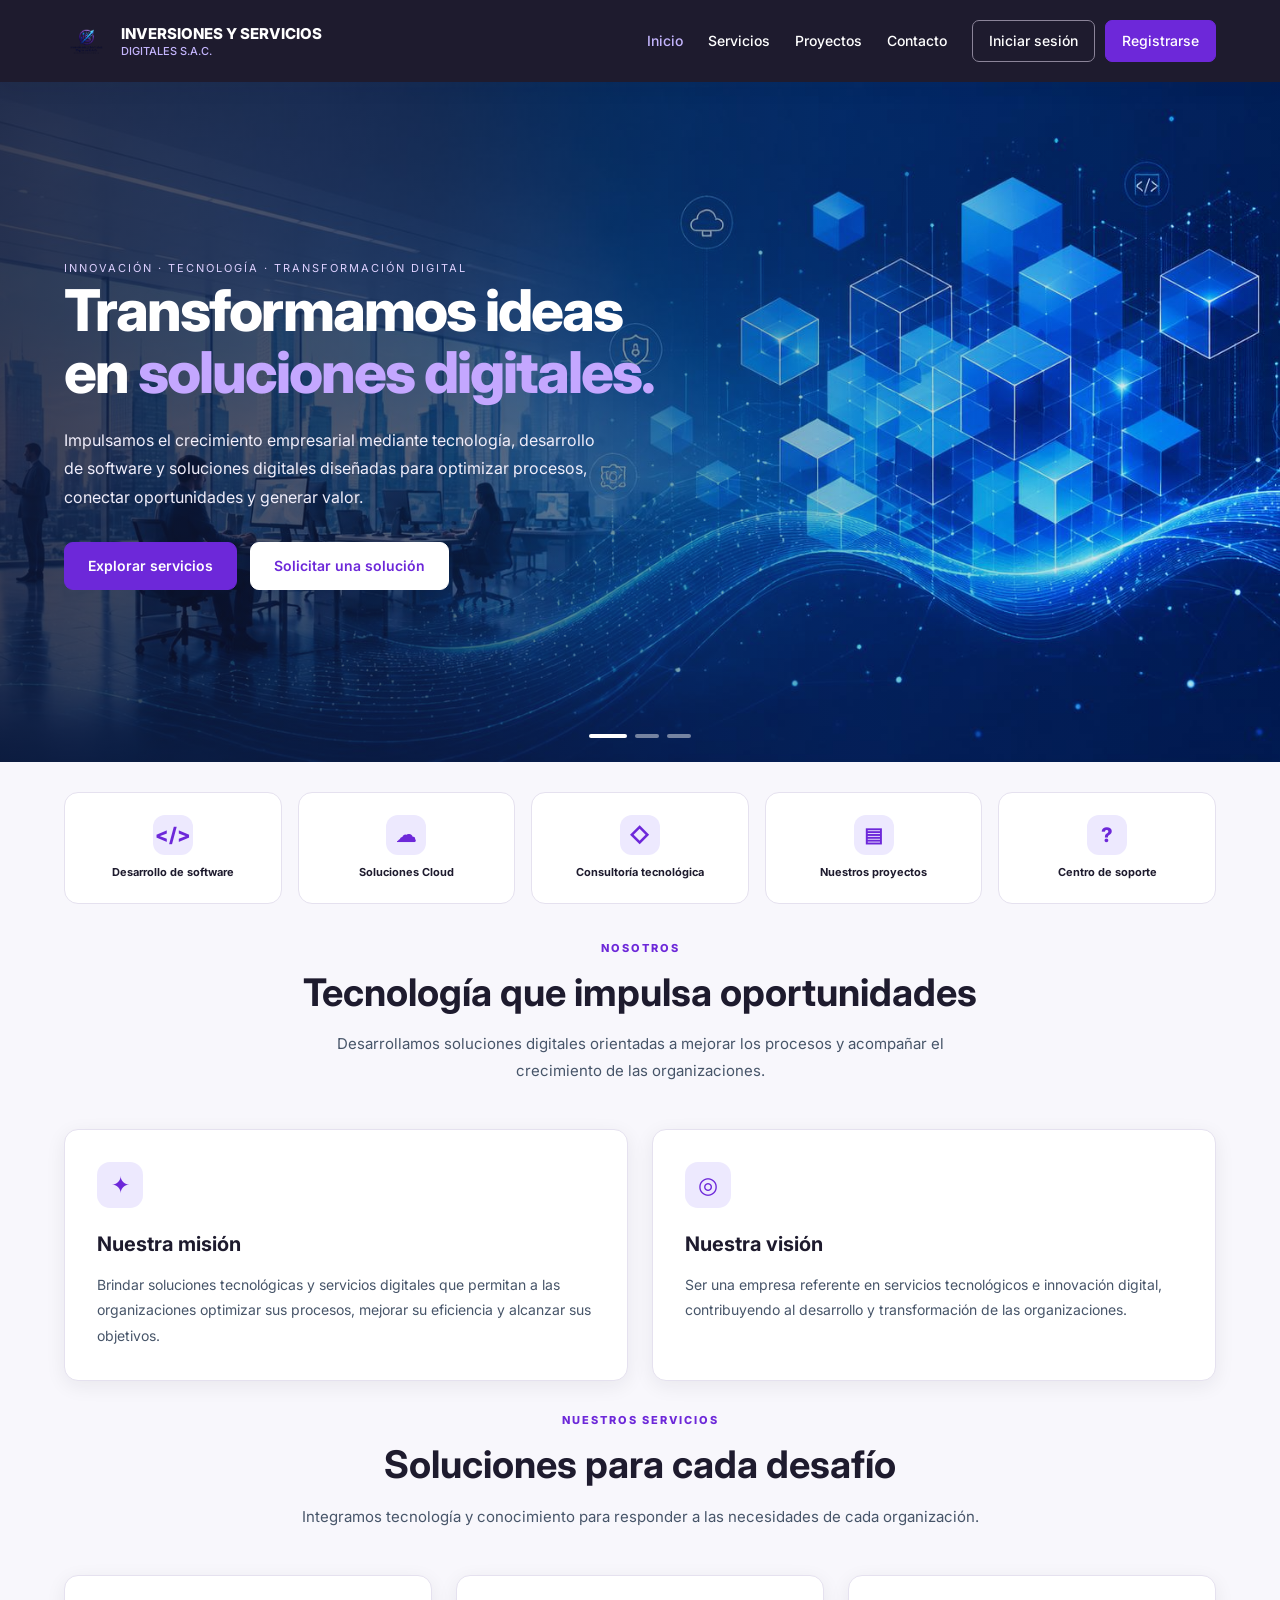
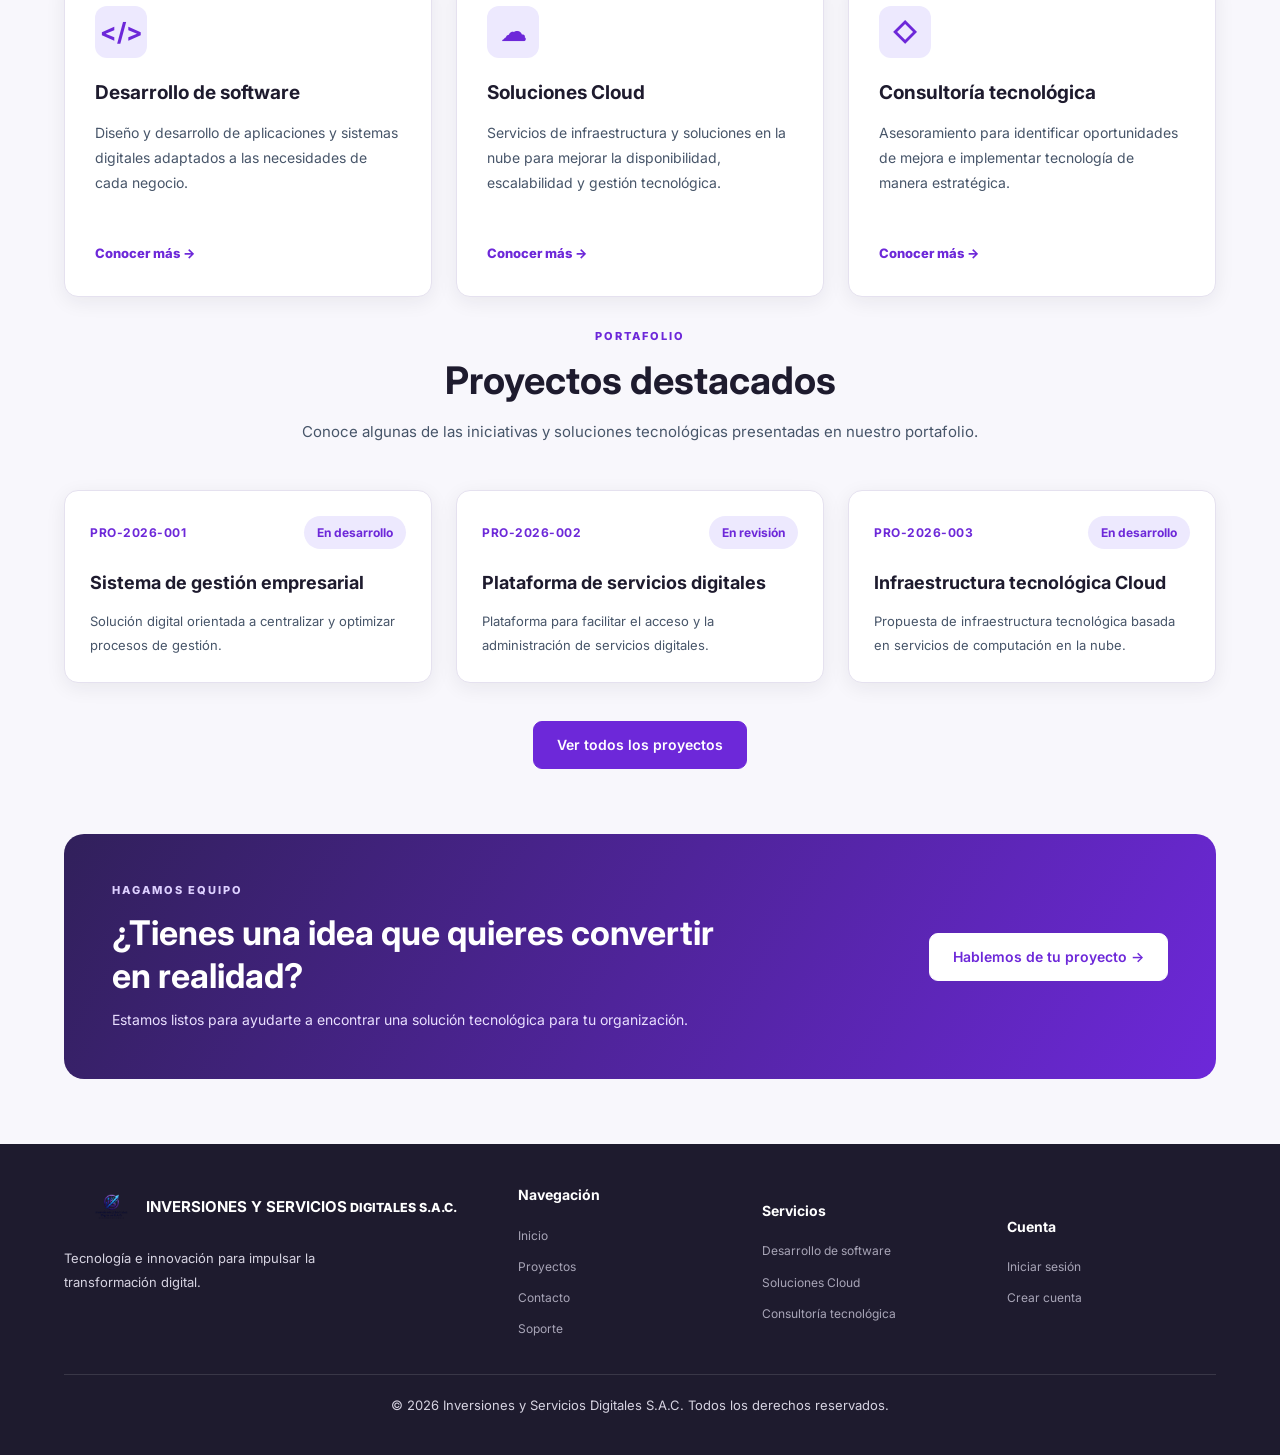
<file: index.html>
<!DOCTYPE html>
<html lang="es">
<head>
    <meta charset="UTF-8">
    <meta name="viewport" content="width=device-width, initial-scale=1.0">
    <meta name="description" content="Inversiones y Servicios Digitales S.A.C. Soluciones tecnológicas, desarrollo de software y transformación digital para empresas.">
    <title>Inversiones y Servicios Digitales S.A.C.</title>
    <link rel="icon" type="image/png" href="assets/logo.png">
    <link rel="preconnect" href="https://fonts.googleapis.com">
    <link rel="preconnect" href="https://fonts.gstatic.com" crossorigin>
    <link href="https://fonts.googleapis.com/css2?family=Inter:wght@400;500;600;700;800&display=swap" rel="stylesheet">
    <link rel="stylesheet" href="css/styles.css">
    <link rel="stylesheet" href="https://cdnjs.cloudflare.com/ajax/libs/font-awesome/6.5.2/css/all.min.css">
</head>
<body>
     <header class="navbar">
        <div class="container nav-content">
             <a href="index.html" class="logo">
                <img src="assets/logo.png" alt="Logo ISD">
                <div class="logo-text">
                    INVERSIONES Y SERVICIOS
                    <span>DIGITALES S.A.C.</span>
                </div>
            </a>
            <button type="button" class="menu-toggle"
            aria-label="Abrir menú"
            aria-expanded="false">☰</button>
            <ul class="nav-links">
                <li><a href="index.html" class="active">Inicio</a></li>
                <li><a href="index.html#servicios">Servicios</a></li>
                <li><a href="proyectos.html">Proyectos</a></li>
                <li><a href="contacto.html">Contacto</a></li>
       
                <li class="nav-actions-item">
                    <div class="nav-actions">
                        <a href="login.html" class="btn-login">Iniciar sesión</a>
                        <a href="registro.html" class="btn-register">Registrarse</a>
                    </div>
                </li>
            </ul>
           
        </div>
    </header>

    <main>

        <!-- HERO PRINCIPAL -->
        <section class="home-hero">

            <div class="hero-overlay"></div>

            <div class="hero-container">
                <div class="hero-content">

                    <span class="hero-label">
                        INNOVACIÓN · TECNOLOGÍA · TRANSFORMACIÓN DIGITAL
                    </span>

                    <h1>
                        Transformamos ideas en
                        <span>soluciones digitales.</span>
                    </h1>

                    <p>
                        Impulsamos el crecimiento empresarial mediante
                        tecnología, desarrollo de software y soluciones
                        digitales diseñadas para optimizar procesos,
                        conectar oportunidades y generar valor.
                    </p>

                    <div class="hero-actions">
                        <a href="#servicios" class="btn btn-primary">
                            Explorar servicios
                        </a>

                        <a href="contacto.html" class="btn btn-secondary">
                            Solicitar una solución
                        </a>
                    </div>

                </div>
            </div>

            <div class="hero-indicator">
                <span></span>
                <span></span>
                <span></span>
            </div>

        </section>


        <!-- ACCESOS RÁPIDOS -->
        <section class="quick-access">
            <div class="quick-access-container">

                <a href="#software" class="quick-card">
                    <div class="quick-icon">&lt;/&gt;</div>
                    <span>Desarrollo de software</span>
                </a>

                <a href="#cloud" class="quick-card">
                    <div class="quick-icon">☁</div>
                    <span>Soluciones Cloud</span>
                </a>

                <a href="#consultoria" class="quick-card">
                    <div class="quick-icon">◇</div>
                    <span>Consultoría tecnológica</span>
                </a>

                <a href="proyectos.html" class="quick-card">
                    <div class="quick-icon">▤</div>
                    <span>Nuestros proyectos</span>
                </a>

                <a href="soporte.html" class="quick-card">
                    <div class="quick-icon">?</div>
                    <span>Centro de soporte</span>
                </a>

            </div>
        </section>


        <!-- NOSOTROS -->
        <section class="section about-section">
            <div class="container">

                <div class="section-heading">
                    <span class="section-tag">NOSOTROS</span>
                    <h2>Tecnología que impulsa oportunidades</h2>
                    <p>
                        Desarrollamos soluciones digitales orientadas
                        a mejorar los procesos y acompañar el crecimiento
                        de las organizaciones.
                    </p>
                </div>

                <div class="about-grid">

                    <article class="about-card">
                        <div class="about-icon">✦</div>
                        <h3>Nuestra misión</h3>
                        <p>
                            Brindar soluciones tecnológicas y servicios
                            digitales que permitan a las organizaciones
                            optimizar sus procesos, mejorar su eficiencia
                            y alcanzar sus objetivos.
                        </p>
                    </article>

                    <article class="about-card">
                        <div class="about-icon">◎</div>
                        <h3>Nuestra visión</h3>
                        <p>
                            Ser una empresa referente en servicios
                            tecnológicos e innovación digital,
                            contribuyendo al desarrollo y transformación
                            de las organizaciones.
                        </p>
                    </article>

                </div>

            </div>
        </section>


        <!-- SERVICIOS -->
        <section class="section services-section" id="servicios">
            <div class="container">

                <div class="section-heading">
                    <br>
                    <span class="section-tag">NUESTROS SERVICIOS</span>
                    <h2>Soluciones para cada desafío</h2>
                    <p>
                        Integramos tecnología y conocimiento para
                        responder a las necesidades de cada organización.
                    </p>
                </div>

                <div class="services-grid">

                    <article class="service-card" id="software">
                        <div class="service-icon">&lt;/&gt;</div>
                        <h3>Desarrollo de software</h3>
                        <p>
                            Diseño y desarrollo de aplicaciones y sistemas
                            digitales adaptados a las necesidades
                            de cada negocio.
                        </p>
                        <a href="contacto.html" class="card-link">
                            Conocer más →
                        </a>
                    </article>

                    <article class="service-card" id="cloud">
                        <div class="service-icon">☁</div>
                        <h3>Soluciones Cloud</h3>
                        <p>
                            Servicios de infraestructura y soluciones
                            en la nube para mejorar la disponibilidad,
                            escalabilidad y gestión tecnológica.
                        </p>
                        <a href="contacto.html" class="card-link">
                            Conocer más →
                        </a>
                    </article>

                    <article class="service-card" id="consultoria">
                        <div class="service-icon">◇</div>
                        <h3>Consultoría tecnológica</h3>
                        <p>
                            Asesoramiento para identificar oportunidades
                            de mejora e implementar tecnología
                            de manera estratégica.
                        </p>
                        <a href="contacto.html" class="card-link">
                            Conocer más →
                        </a>
                    </article>

                </div>

            </div>
        </section>


        <!-- PROYECTOS DESTACADOS -->
        <section class="section projects-section">
            <div class="container">

                <div class="section-heading">
                    <br>
                    <span class="section-tag">PORTAFOLIO</span>
                    <h2>Proyectos destacados</h2>
                    <p>
                        Conoce algunas de las iniciativas y soluciones
                        tecnológicas presentadas en nuestro portafolio.
                    </p>
                </div>

                <div class="projects-grid">

                    <article class="project-card">
                        <div class="project-top">
                            <span class="project-code">PRO-2026-001</span>
                            <span class="project-status status-progress">
                                En desarrollo
                            </span>
                        </div>
                        <h3>Sistema de gestión empresarial</h3>
                        <p>
                            Solución digital orientada a centralizar
                            y optimizar procesos de gestión.
                        </p>
                    </article>

                    <article class="project-card">
                        <div class="project-top">
                            <span class="project-code">PRO-2026-002</span>
                            <span class="project-status status-review">
                                En revisión
                            </span>
                        </div>
                        <h3>Plataforma de servicios digitales</h3>
                        <p>
                            Plataforma para facilitar el acceso
                            y la administración de servicios digitales.
                        </p>
                    </article>

                    <article class="project-card">
                        <div class="project-top">
                            <span class="project-code">PRO-2026-003</span>
                            <span class="project-status status-progress">
                                En desarrollo
                            </span>
                        </div>
                        <h3>Infraestructura tecnológica Cloud</h3>
                        <p>
                            Propuesta de infraestructura tecnológica
                            basada en servicios de computación en la nube.
                        </p>
                    </article>

                </div>

                <div class="projects-action">
                    <a href="proyectos.html" class="btn btn-outline">
                        Ver todos los proyectos
                    </a>
                </div>

            </div>
        </section>


        <!-- LLAMADA A LA ACCIÓN -->
        <section class="cta-section">
            <div class="container">
                <div class="cta-content">

                    <div>
                        <span class="cta-tag">HAGAMOS EQUIPO</span>
                        <h2>¿Tienes una idea que quieres convertir en realidad?</h2>
                        <p>
                            Estamos listos para ayudarte a encontrar
                            una solución tecnológica para tu organización.
                        </p>
                    </div>

                    <a href="contacto.html" class="btn btn-cta">
                        Hablemos de tu proyecto →
                    </a>

                </div>
            </div>
        </section>

    </main>


    <!-- FOOTER -->
    <footer class="footer">
        <div class="container">

            <div class="footer-content">

                <div class="footer-brand">
                    <a href="index.html" class="logo footer-logo">
                        <img src="assets/logo.png" alt="Logo de la empresa">
                        <span class="logo-text">
                            <strong>INVERSIONES Y SERVICIOS</strong>
                            <small>DIGITALES S.A.C.</small>
                        </span>
                    </a>

                    <p>
                        Tecnología e innovación para impulsar
                        la transformación digital.
                    </p>
                </div>

                <div class="footer-links">
                    <h4>Navegación</h4>
                    <a href="index.html">Inicio</a>
                    <a href="proyectos.html">Proyectos</a>
                    <a href="contacto.html">Contacto</a>
                    <a href="soporte.html">Soporte</a>
                </div>

                <div class="footer-links">
                    <h4>Servicios</h4>
                    <a href="#software">Desarrollo de software</a>
                    <a href="#cloud">Soluciones Cloud</a>
                    <a href="#consultoria">Consultoría tecnológica</a>
                </div>

                <div class="footer-links">
                    <h4>Cuenta</h4>
                    <a href="login.html">Iniciar sesión</a>
                    <a href="registro.html">Crear cuenta</a>
                </div>

            </div>

            <div class="footer-bottom">
                <p>
                    © 2026 Inversiones y Servicios Digitales S.A.C.
                    Todos los derechos reservados.
                </p>
            </div>

        </div>
    </footer>

    <script src="js/app.js"></script>

</body>
</html>
</file>
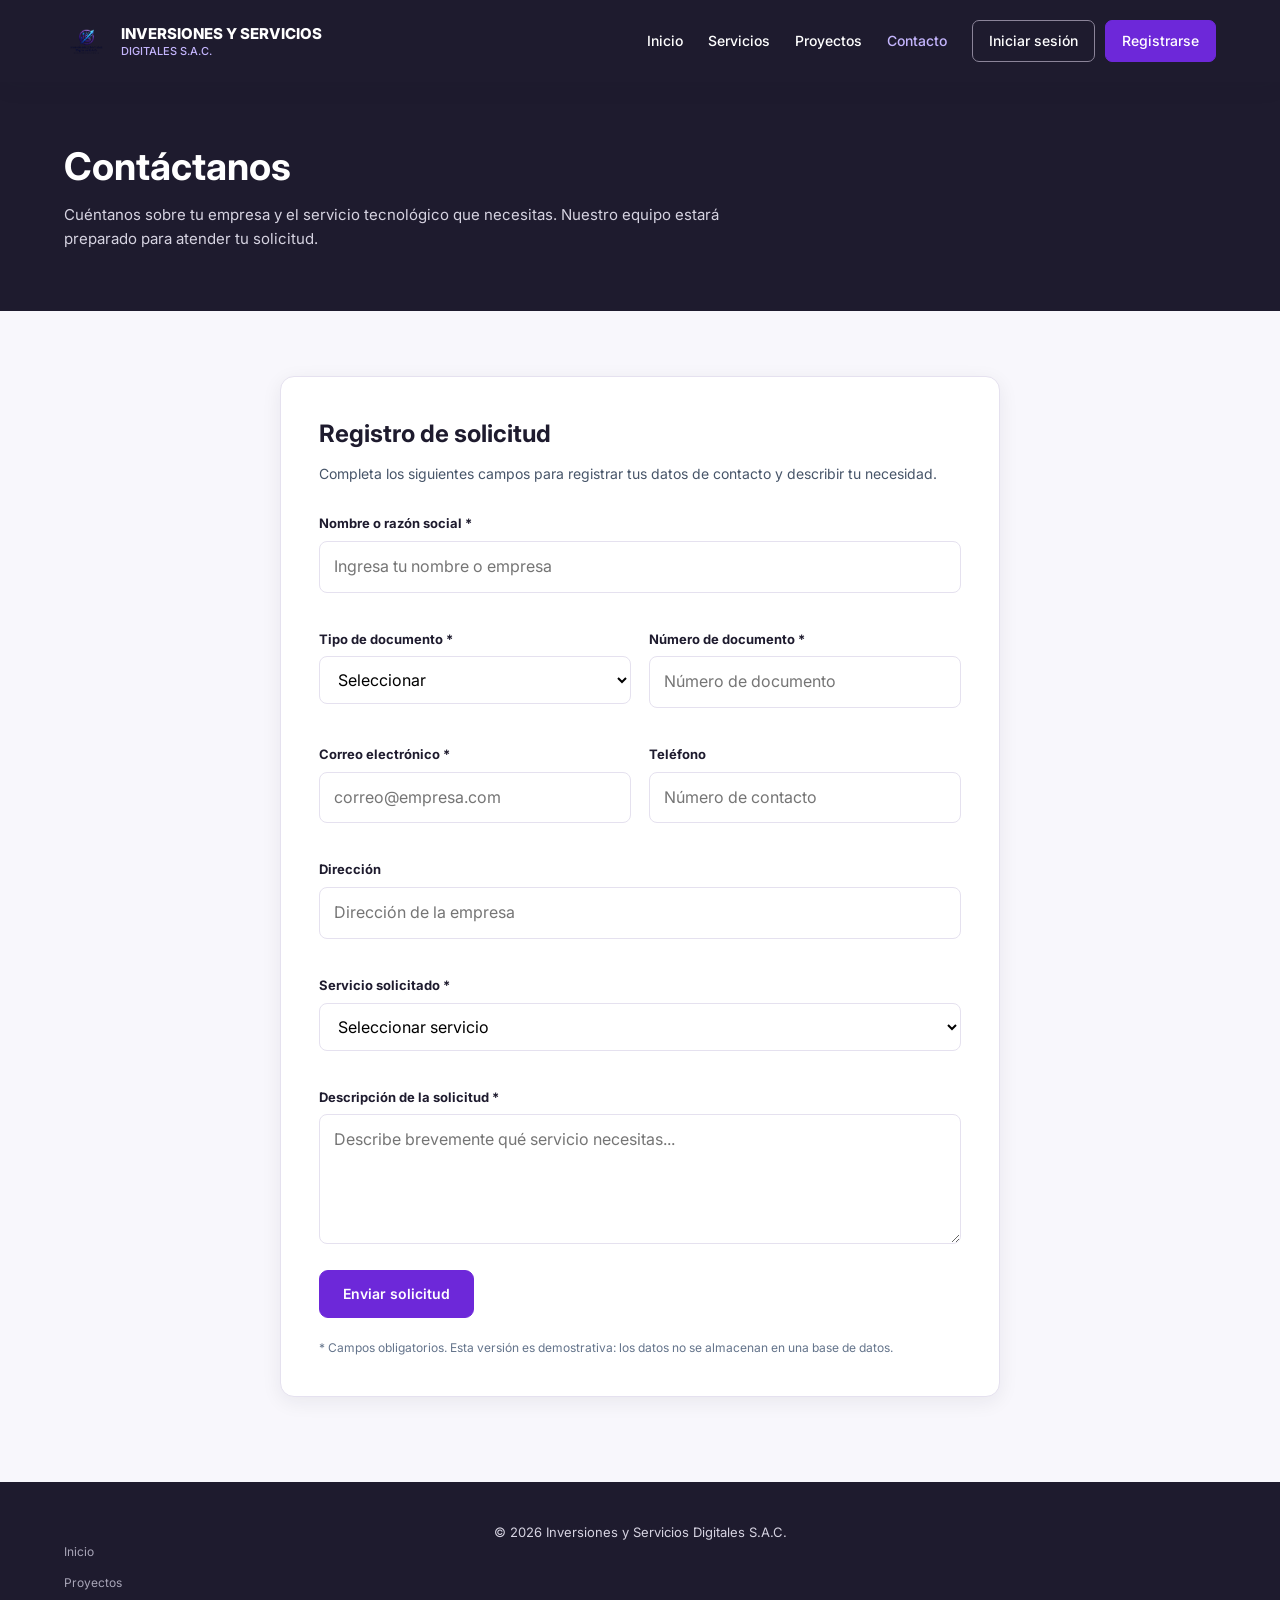
<file: contacto.html>
<!DOCTYPE html>
<html lang="es">
<head>
    <meta charset="UTF-8">
    <meta name="viewport" content="width=device-width, initial-scale=1.0">
    <title>Contacto | Inversiones y Servicios Digitales S.A.C.</title>
    <link rel="icon" type="image/png" href="assets/logo.png">
    <link rel="preconnect" href="https://fonts.googleapis.com">
    <link rel="preconnect" href="https://fonts.gstatic.com" crossorigin>
    <link href="https://fonts.googleapis.com/css2?family=Inter:wght@400;500;600;700;800&display=swap" rel="stylesheet">
    <link rel="stylesheet" href="css/styles.css">
    <link rel="stylesheet" href="https://cdnjs.cloudflare.com/ajax/libs/font-awesome/6.5.2/css/all.min.css">
    <script src="js/app.js" defer></script>
</head>

<body>

<header class="navbar">
    <div class="container nav-content">

        <a href="index.html" class="logo">
            <img src="assets/logo.png" alt="Logo ISD">
            <div class="logo-text">
                INVERSIONES Y SERVICIOS
                <span>DIGITALES S.A.C.</span>
            </div>
        </a>

        <button type="button" class="menu-toggle"
                aria-label="Abrir menú"
                aria-expanded="false">☰</button>

        <ul class="nav-links">
            <li><a href="index.html">Inicio</a></li>
            <li><a href="index.html#servicios">Servicios</a></li>
            <li><a href="proyectos.html">Proyectos</a></li>
            <li><a href="contacto.html" class="active">Contacto</a></li>
            <li class="nav-actions-item">
                <div class="nav-actions">
                    <a href="login.html" class="btn-login">Iniciar sesión</a>
                    <a href="registro.html" class="btn-register">Registrarse</a>
                </div>
            </li>
        </ul>

    </div>
</header>

<main>

    <section class="page-header">
        <div class="container">
            <h1>Contáctanos</h1>
            <p>
                Cuéntanos sobre tu empresa y el servicio tecnológico
                que necesitas. Nuestro equipo estará preparado
                para atender tu solicitud.
            </p>
        </div>
    </section>

    <section class="form-section">
        <div class="container">

            <div class="form-container">

                <h2>Registro de solicitud</h2>

                <p class="form-description">
                    Completa los siguientes campos para registrar
                    tus datos de contacto y describir tu necesidad.
                </p>

                <form id="contactForm">

                    <div class="form-grid">

                        <div class="form-group full">
                            <label for="nombre">
                                Nombre o razón social *
                            </label>
                            <input
                                type="text"
                                id="nombre"
                                name="nombre"
                                maxlength="150"
                                placeholder="Ingresa tu nombre o empresa"
                                required>
                        </div>

                        <div class="form-group">
                            <label for="tipoDocumento">
                                Tipo de documento *
                            </label>
                            <select id="tipoDocumento"
                                    name="tipoDocumento" required>
                                <option value="">Seleccionar</option>
                                <option value="RUC">RUC</option>
                                <option value="DNI">DNI</option>
                                <option value="CE">Carné de extranjería</option>
                            </select>
                        </div>

                        <div class="form-group">
                            <label for="numeroDocumento">
                                Número de documento *
                            </label>
                            <input
                                type="text"
                                id="numeroDocumento"
                                name="numeroDocumento"
                                maxlength="50"
                                placeholder="Número de documento"
                                required>
                        </div>

                        <div class="form-group">
                            <label for="correo">
                                Correo electrónico *
                            </label>
                            <input
                                type="email"
                                id="correo"
                                name="correo"
                                maxlength="100"
                                placeholder="correo@empresa.com"
                                required>
                        </div>

                        <div class="form-group">
                            <label for="telefono">
                                Teléfono
                            </label>
                            <input
                                type="tel"
                                id="telefono"
                                name="telefono"
                                maxlength="20"
                                placeholder="Número de contacto">
                        </div>

                        <div class="form-group full">
                            <label for="direccion">
                                Dirección
                            </label>
                            <input
                                type="text"
                                id="direccion"
                                name="direccion"
                                maxlength="200"
                                placeholder="Dirección de la empresa">
                        </div>

                        <div class="form-group full">
                            <label for="servicio">
                                Servicio solicitado *
                            </label>
                            <select id="servicio"
                                    name="servicio" required>
                                <option value="">Seleccionar servicio</option>
                                <option value="Desarrollo Web">Desarrollo Web</option>
                                <option value="Desarrollo de Software">Desarrollo de Software</option>
                                <option value="Marketing Digital">Marketing Digital</option>
                                <option value="Consultoria Tecnologica">Consultoría Tecnológica</option>
                                <option value="Mantenimiento Web">Mantenimiento Web</option>
                            </select>
                        </div>

                        <div class="form-group full">
                            <label for="mensaje">
                                Descripción de la solicitud *
                            </label>
                            <textarea
                                id="mensaje"
                                name="mensaje"
                                maxlength="1000"
                                placeholder="Describe brevemente qué servicio necesitas..."
                                required></textarea>
                        </div>

                    </div>

                    <button type="submit" class="btn">
                        Enviar solicitud
                    </button>

                    <p id="formMessage"
                       class="form-message"
                       role="status"
                       aria-live="polite"></p>

                </form>

                <p style="font-size:12px;color:#64748B;margin-top:20px;">
                    * Campos obligatorios. Esta versión es demostrativa:
                    los datos no se almacenan en una base de datos.
                </p>

            </div>

        </div>
    </section>

</main>

<footer class="footer">
    <div class="container">
        <p>© 2026 Inversiones y Servicios Digitales S.A.C.</p>
        <div class="footer-links">
            <a href="index.html">Inicio</a>
            <a href="proyectos.html">Proyectos</a>
        </div>
    </div>
</footer>

</body>
</html>
</file>
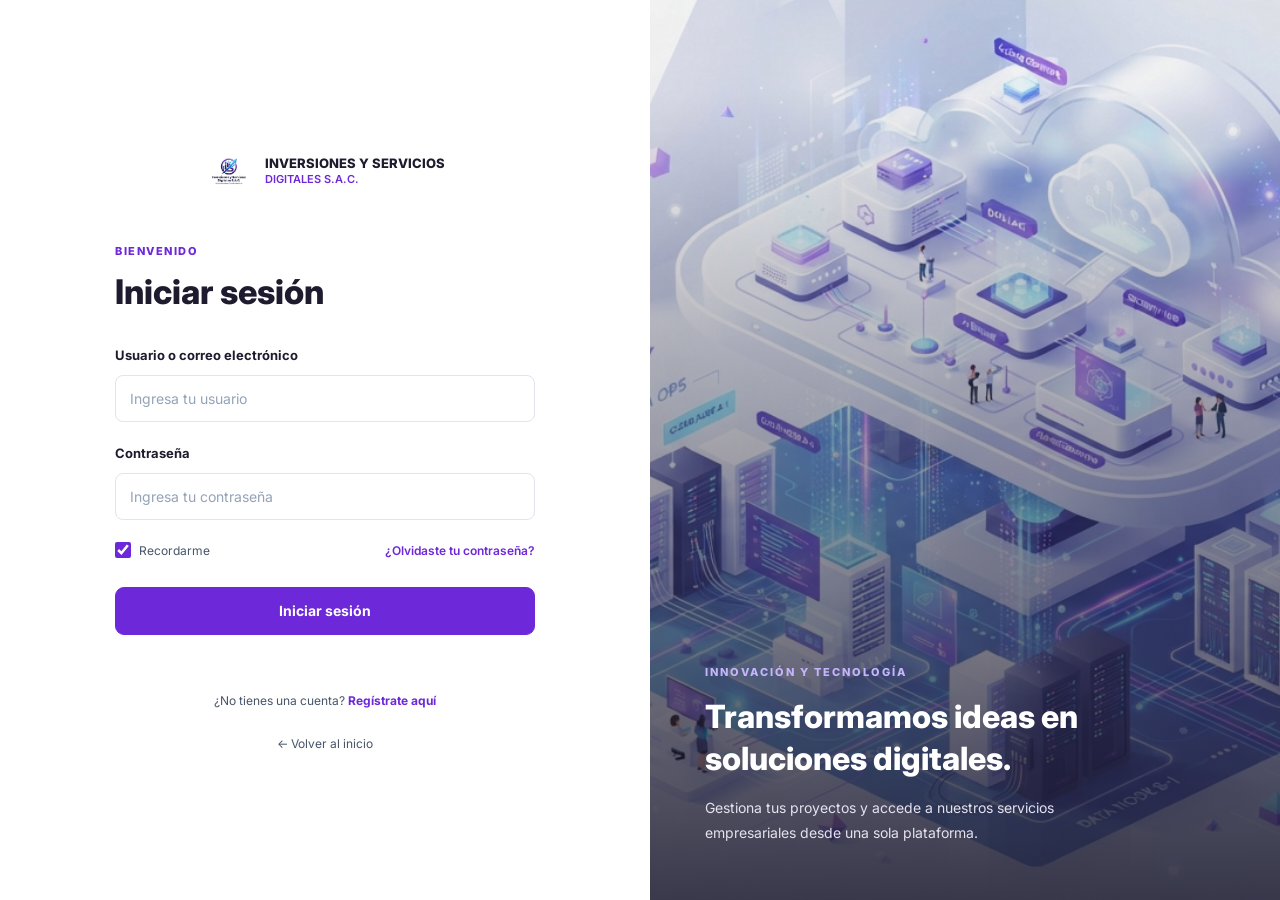
<file: login.html>
<!DOCTYPE html>
<html lang="es">
<head>
    <meta charset="UTF-8">
    <meta name="viewport" content="width=device-width, initial-scale=1.0">

    <meta name="description"
        content="Iniciar sesión en la plataforma de Inversiones y Servicios Digitales S.A.C.">

    <title>Iniciar sesión | ISD</title>
    <link rel="icon" type="image/png" href="assets/logo.png">
    <link rel="preconnect" href="https://fonts.googleapis.com">
    <link rel="preconnect" href="https://fonts.gstatic.com" crossorigin>
    <link href="https://fonts.googleapis.com/css2?family=Inter:wght@400;500;600;700;800&display=swap"
        rel="stylesheet">

    <link rel="stylesheet" href="css/styles.css">
    <script src="js/app.js" defer></script>
</head>

<body class="login-page">

    <main class="login-container">

        <!-- PANEL IZQUIERDO -->

        <section class="login-section">

            <div class="login-content">

                <a href="index.html" class="login-logo">

                    <img src="assets/logo.png" alt="Logo ISD">

                    <div class="login-logo-text">
                        INVERSIONES Y SERVICIOS
                        <span>DIGITALES S.A.C.</span>
                    </div>

                </a>

                <div class="login-heading">

                    <span class="login-tag">
                        BIENVENIDO
                    </span>

                    <h1>Iniciar sesión</h1>
                    
                </div>

                <form id="loginForm">

                    <div class="login-form-group">

                        <label for="username">
                            Usuario o correo electrónico
                        </label>

                        <input
                            type="text"
                            id="username"
                            name="username"
                            placeholder="Ingresa tu usuario"
                            autocomplete="username"
                            required
                        >

                    </div>

                    <div class="login-form-group">

                        <label for="password">
                            Contraseña
                        </label>

                        <input
                            type="password"
                            id="password"
                            name="password"
                            placeholder="Ingresa tu contraseña"
                            autocomplete="current-password"
                            required
                        >

                    </div>

                    <div class="login-form-options">

                        <label class="login-remember">

                            <input
                                type="checkbox"
                                id="remember"
                                name="remember"
                                checked
                            >

                            <span>Recordarme</span>

                        </label>

                        <a href="#" id="forgotPassword">
                            ¿Olvidaste tu contraseña?
                        </a>

                    </div>

                    <button type="submit" class="login-button">
                        Iniciar sesión
                    </button>

                    <p id="message"
                       class="login-message"
                       role="status"
                       aria-live="polite">
                    </p>

                </form>

                <div class="login-register">

                    ¿No tienes una cuenta?

                    <a href="registro.html">
                        Regístrate aquí
                    </a>

                </div>

                <a href="index.html" class="login-back">
                    ← Volver al inicio
                </a>

            </div>

        </section>


        <!-- PANEL DERECHO -->

        <section class="image-section">

            <img
                src="assets/hero-tecnologia.jpg"
                alt="Panel de control empresarial de ISD"
                class="dashboard-image"
            >

            <div class="login-image-overlay">

                <span>INNOVACIÓN Y TECNOLOGÍA</span>

                <h2>
                    Transformamos ideas
                    en soluciones digitales.
                </h2>

                <p>
                    Gestiona tus proyectos y accede a nuestros
                    servicios empresariales desde una sola plataforma.
                </p>

            </div>

        </section>

    </main>

</body>

</html>
</file>
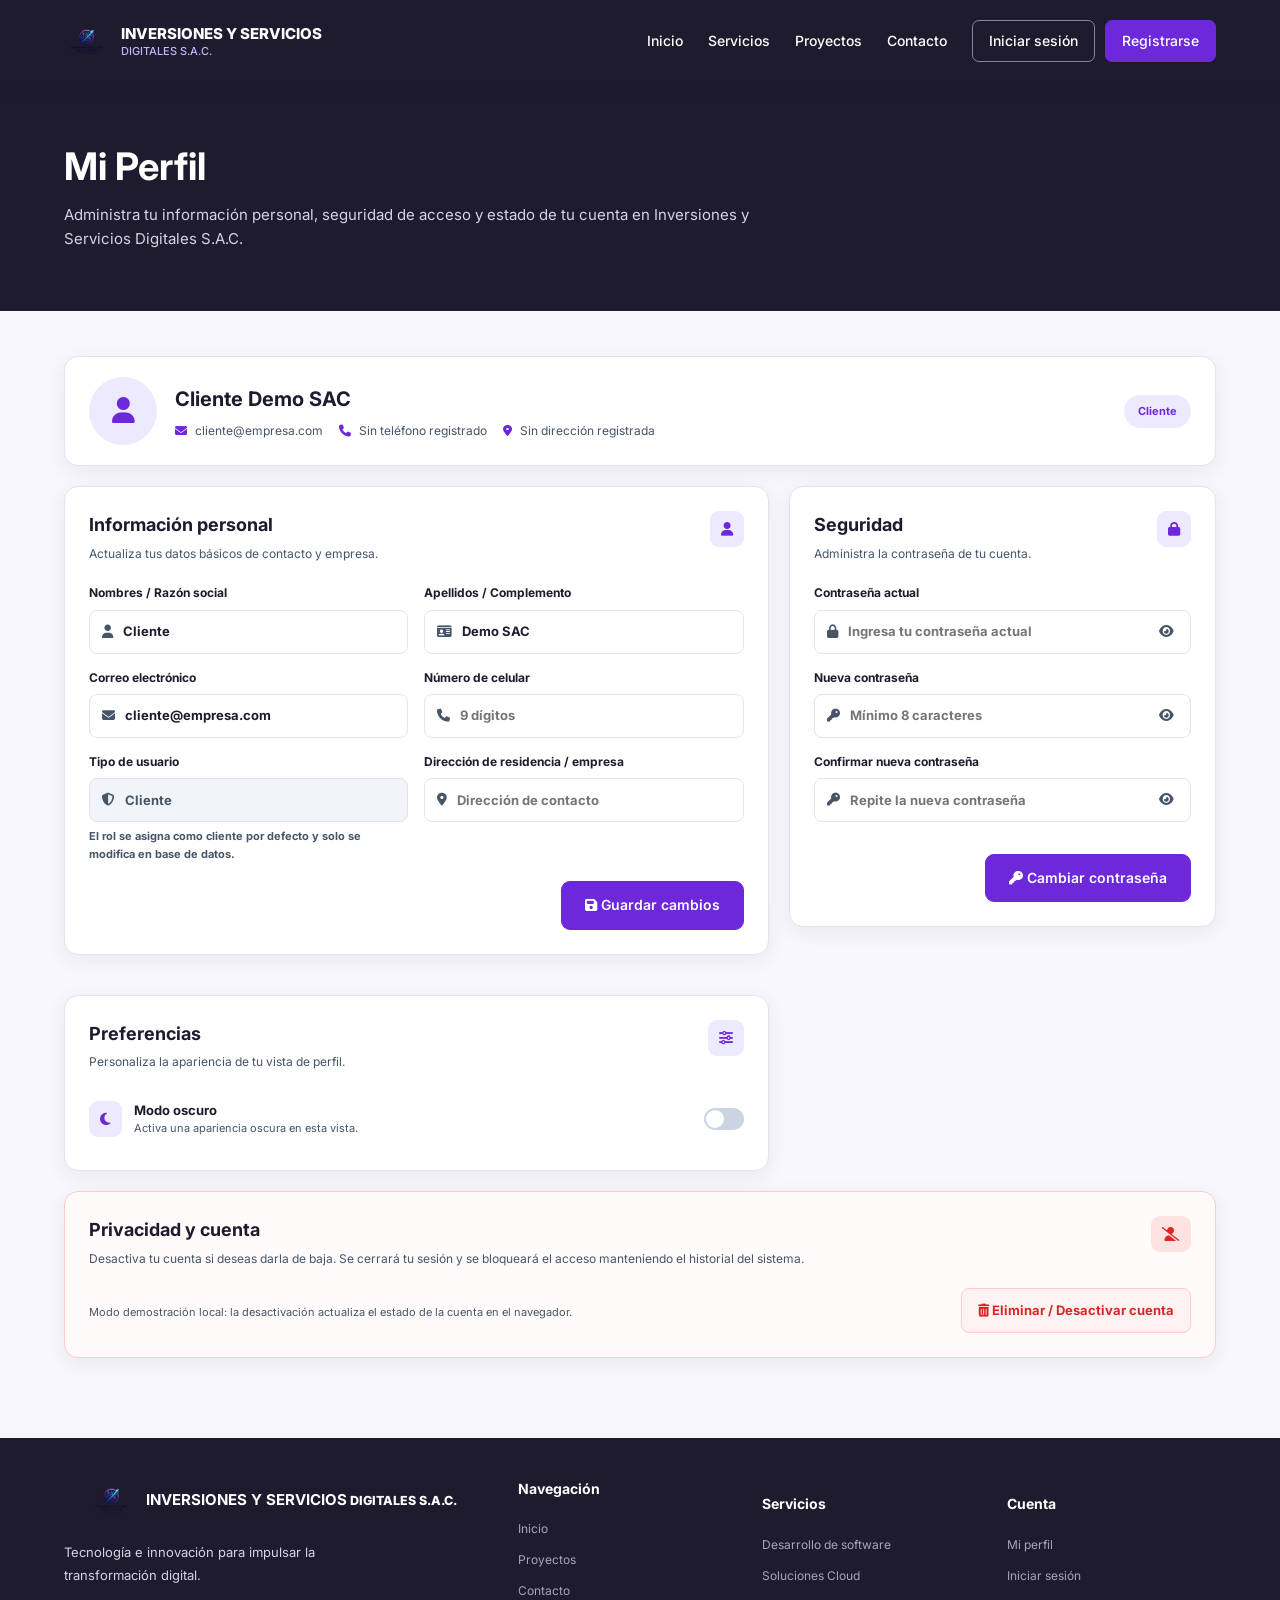
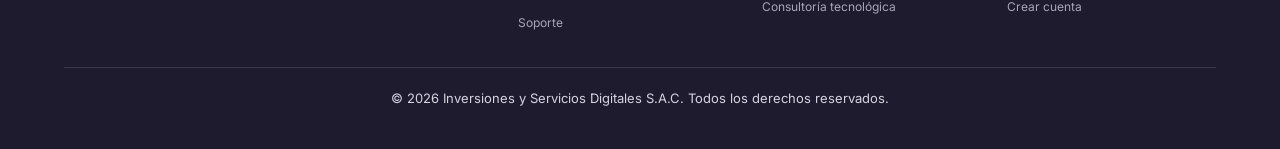
<file: perfil.html>
<!DOCTYPE html>
<html lang="es">
<head>
    <meta charset="UTF-8">
    <meta name="viewport" content="width=device-width, initial-scale=1.0">
    <meta name="description"
        content="Mi perfil en la plataforma de Inversiones y Servicios Digitales S.A.C.">
    <title>Mi Perfil | Inversiones y Servicios Digitales S.A.C.</title>
    <link rel="icon" type="image/png" href="assets/logo.png">
    <link rel="preconnect" href="https://fonts.googleapis.com">
    <link rel="preconnect" href="https://fonts.gstatic.com" crossorigin>
    <link href="https://fonts.googleapis.com/css2?family=Inter:wght@400;500;600;700;800&display=swap"
        rel="stylesheet">
    <link rel="stylesheet" href="https://cdnjs.cloudflare.com/ajax/libs/font-awesome/6.5.2/css/all.min.css">

    <link rel="stylesheet" href="css/styles.css">
    <script src="js/app.js" defer></script>
</head>

<body class="isd-profile-page">

<header class="navbar">
    <div class="container nav-content">

        <a href="index.html" class="logo">
            <img src="assets/logo.png" alt="Logo ISD">
            <div class="logo-text">
                INVERSIONES Y SERVICIOS
                <span>DIGITALES S.A.C.</span>
            </div>
        </a>

        <button type="button" class="menu-toggle"
                aria-label="Abrir menú"
                aria-expanded="false">
            <span aria-hidden="true"></span>
            <span aria-hidden="true"></span>
            <span aria-hidden="true"></span>
        </button>

        <ul class="nav-links">
            <li><a href="index.html">Inicio</a></li>
            <li><a href="index.html#servicios">Servicios</a></li>
            <li><a href="proyectos.html">Proyectos</a></li>
            <li><a href="contacto.html">Contacto</a></li>
            <li class="nav-actions-item">
                <div class="nav-actions">
                    <a href="login.html" class="btn-login">Iniciar sesión</a>
                    <a href="registro.html" class="btn-register">Registrarse</a>
                </div>
            </li>
        </ul>

    </div>
</header>

<main>

    <section class="page-header">
        <div class="container">
            <h1>Mi Perfil</h1>
            <p>
                Administra tu información personal, seguridad de acceso y estado
                de tu cuenta en Inversiones y Servicios Digitales S.A.C.
            </p>
        </div>
    </section>

    <section class="dashboard">
        <div class="container">

            <!-- CABECERA DE PERFIL -->
            <section class="isd-profile-header">
                <div class="isd-profile-avatar" id="isdProfileAvatar">
                    <i class="fas fa-user"></i>
                </div>

                <div class="isd-profile-info">
                    <h2 id="isdProfileHeaderName">Cliente Demo SAC</h2>
                    <div class="isd-profile-details">
                        <span><i class="fas fa-envelope"></i> <span id="isdProfileHeaderEmail">cliente@empresa.com</span></span>
                        <span><i class="fas fa-phone"></i> <span id="isdProfileHeaderPhone">Sin teléfono registrado</span></span>
                        <span><i class="fas fa-location-dot"></i> <span id="isdProfileHeaderAddress">Sin dirección registrada</span></span>
                    </div>
                </div>

                <span class="isd-role-badge" id="isdProfileRoleBadge">Cliente</span>
            </section>

            <div class="isd-content-grid">

                <!-- INFORMACIÓN PERSONAL -->
                <section class="isd-profile-card">
                    <div class="isd-card-title">
                        <div>
                            <h3>Información personal</h3>
                            <p>Actualiza tus datos básicos de contacto y empresa.</p>
                        </div>
                        <i class="fas fa-user isd-icon-box"></i>
                    </div>

                    <form id="personalForm" novalidate>
                        <div class="isd-form-grid">

                            <label class="isd-field-label">
                                Nombres / Razón social
                                <div class="isd-input-box">
                                    <i class="fas fa-user"></i>
                                    <input type="text" id="profileNombres" name="nombres" required>
                                </div>
                            </label>

                            <label class="isd-field-label">
                                Apellidos / Complemento
                                <div class="isd-input-box">
                                    <i class="fas fa-id-card"></i>
                                    <input type="text" id="profileApellidos" name="apellidos">
                                </div>
                            </label>

                            <label class="isd-field-label">
                                Correo electrónico
                                <div class="isd-input-box">
                                    <i class="fas fa-envelope"></i>
                                    <input type="email" id="profileCorreo" name="correo" required>
                                </div>
                            </label>

                            <label class="isd-field-label">
                                Número de celular
                                <div class="isd-input-box">
                                    <i class="fas fa-phone"></i>
                                    <input type="text" id="profileCelular" name="celular" maxlength="9" placeholder="9 dígitos">
                                </div>
                            </label>

                            <label class="isd-field-label">
                                Tipo de usuario
                                <div class="isd-input-box isd-input-disabled">
                                    <i class="fas fa-shield-halved"></i>
                                    <input type="text" id="profileRole" name="rol" value="Cliente" disabled>
                                </div>
                                <small class="isd-help-text">El rol se asigna como cliente por defecto y solo se modifica en base de datos.</small>
                            </label>

                            <label class="isd-field-label">
                                Dirección de residencia / empresa
                                <div class="isd-input-box">
                                    <i class="fas fa-location-dot"></i>
                                    <input type="text" id="profileDireccion" name="direccion" placeholder="Dirección de contacto">
                                </div>
                            </label>

                        </div>

                        <div class="isd-actions">
                            <button class="btn" type="submit">
                                <i class="fas fa-save"></i> Guardar cambios
                            </button>
                        </div>
                    </form>
                </section>

                <!-- SEGURIDAD -->
                <section class="isd-profile-card">
                    <div class="isd-card-title">
                        <div>
                            <h3>Seguridad</h3>
                            <p>Administra la contraseña de tu cuenta.</p>
                        </div>
                        <i class="fas fa-lock isd-icon-box"></i>
                    </div>

                    <form id="passwordForm" class="isd-password-form" novalidate>

                        <label class="isd-field-label">
                            Contraseña actual
                            <div class="isd-input-box">
                                <i class="fas fa-lock"></i>
                                <input type="password" name="actual" placeholder="Ingresa tu contraseña actual" required>
                                <button type="button" class="isd-show-password" aria-label="Mostrar contraseña">
                                    <i class="fas fa-eye"></i>
                                </button>
                            </div>
                        </label>

                        <label class="isd-field-label">
                            Nueva contraseña
                            <div class="isd-input-box">
                                <i class="fas fa-key"></i>
                                <input type="password" name="nueva" placeholder="Mínimo 8 caracteres" minlength="8" required>
                                <button type="button" class="isd-show-password" aria-label="Mostrar contraseña">
                                    <i class="fas fa-eye"></i>
                                </button>
                            </div>
                        </label>

                        <label class="isd-field-label">
                            Confirmar nueva contraseña
                            <div class="isd-input-box">
                                <i class="fas fa-key"></i>
                                <input type="password" name="confirmar" placeholder="Repite la nueva contraseña" minlength="8" required>
                                <button type="button" class="isd-show-password" aria-label="Mostrar contraseña">
                                    <i class="fas fa-eye"></i>
                                </button>
                            </div>
                        </label>

                        <div class="isd-actions">
                            <button class="btn" type="submit">
                                <i class="fas fa-key"></i> Cambiar contraseña
                            </button>
                        </div>
                    </form>
                </section>

                <section class="isd-profile-card" style="margin-top: 20px;">
                    <div class="isd-card-title">
                        <div>
                            <h3>Preferencias</h3>
                            <p>Personaliza la apariencia de tu vista de perfil.</p>
                        </div>
                        <i class="fas fa-sliders isd-icon-box"></i>
                    </div>

                    <div class="isd-preference-row">
                        <i class="fas fa-moon isd-icon-box"></i>
                        <div class="isd-preference-text">
                            <strong>Modo oscuro</strong>
                            <small>Activa una apariencia oscura en esta vista.</small>
                        </div>
                        <label class="isd-switch">
                            <input type="checkbox" id="darkMode">
                            <span></span>
                        </label>
                    </div>
                </section>

            </div>

            <!-- PRIVACIDAD Y DESACTIVACIÓN DE CUENTA -->
            <section class="isd-profile-card isd-danger-card">
                <div class="isd-card-title">
                    <div>
                        <h3>Privacidad y cuenta</h3>
                        <p>
                            Desactiva tu cuenta si deseas darla de baja. Se cerrará tu sesión
                            y se bloqueará el acceso manteniendo el historial del sistema.
                        </p>
                    </div>
                    <i class="fas fa-user-slash isd-icon-box isd-icon-danger"></i>
                </div>

                <div class="isd-danger-footer">
                    <small class="isd-help-text">
                        Modo demostración local: la desactivación actualiza el estado de la cuenta en el navegador.
                    </small>
                    <button type="button" class="isd-btn-danger" id="deactivate">
                        <i class="fas fa-trash-can"></i> Eliminar / Desactivar cuenta
                    </button>
                </div>
            </section>

        </div>
    </section>

</main>

<footer class="footer">
    <div class="container">

        <div class="footer-content">

            <div class="footer-brand">
                <a href="index.html" class="logo footer-logo">
                    <img src="assets/logo.png" alt="Logo de la empresa">
                    <span class="logo-text">
                        <strong>INVERSIONES Y SERVICIOS</strong>
                        <small>DIGITALES S.A.C.</small>
                    </span>
                </a>

                <p>
                    Tecnología e innovación para impulsar
                    la transformación digital.
                </p>
            </div>

            <div class="footer-links">
                <h4>Navegación</h4>
                <a href="index.html">Inicio</a>
                <a href="proyectos.html">Proyectos</a>
                <a href="contacto.html">Contacto</a>
                <a href="soporte.html">Soporte</a>
            </div>

            <div class="footer-links">
                <h4>Servicios</h4>
                <a href="index.html#software">Desarrollo de software</a>
                <a href="index.html#cloud">Soluciones Cloud</a>
                <a href="index.html#consultoria">Consultoría tecnológica</a>
            </div>

            <div class="footer-links">
                <h4>Cuenta</h4>
                <a href="perfil.html">Mi perfil</a>
                <a href="login.html">Iniciar sesión</a>
                <a href="registro.html">Crear cuenta</a>
            </div>

        </div>

        <div class="footer-bottom">
            <p>
                © 2026 Inversiones y Servicios Digitales S.A.C.
                Todos los derechos reservados.
            </p>
        </div>

    </div>
</footer>

<div id="toast" class="isd-toast" role="status" aria-live="polite"></div>

</body>
</html>
</file>
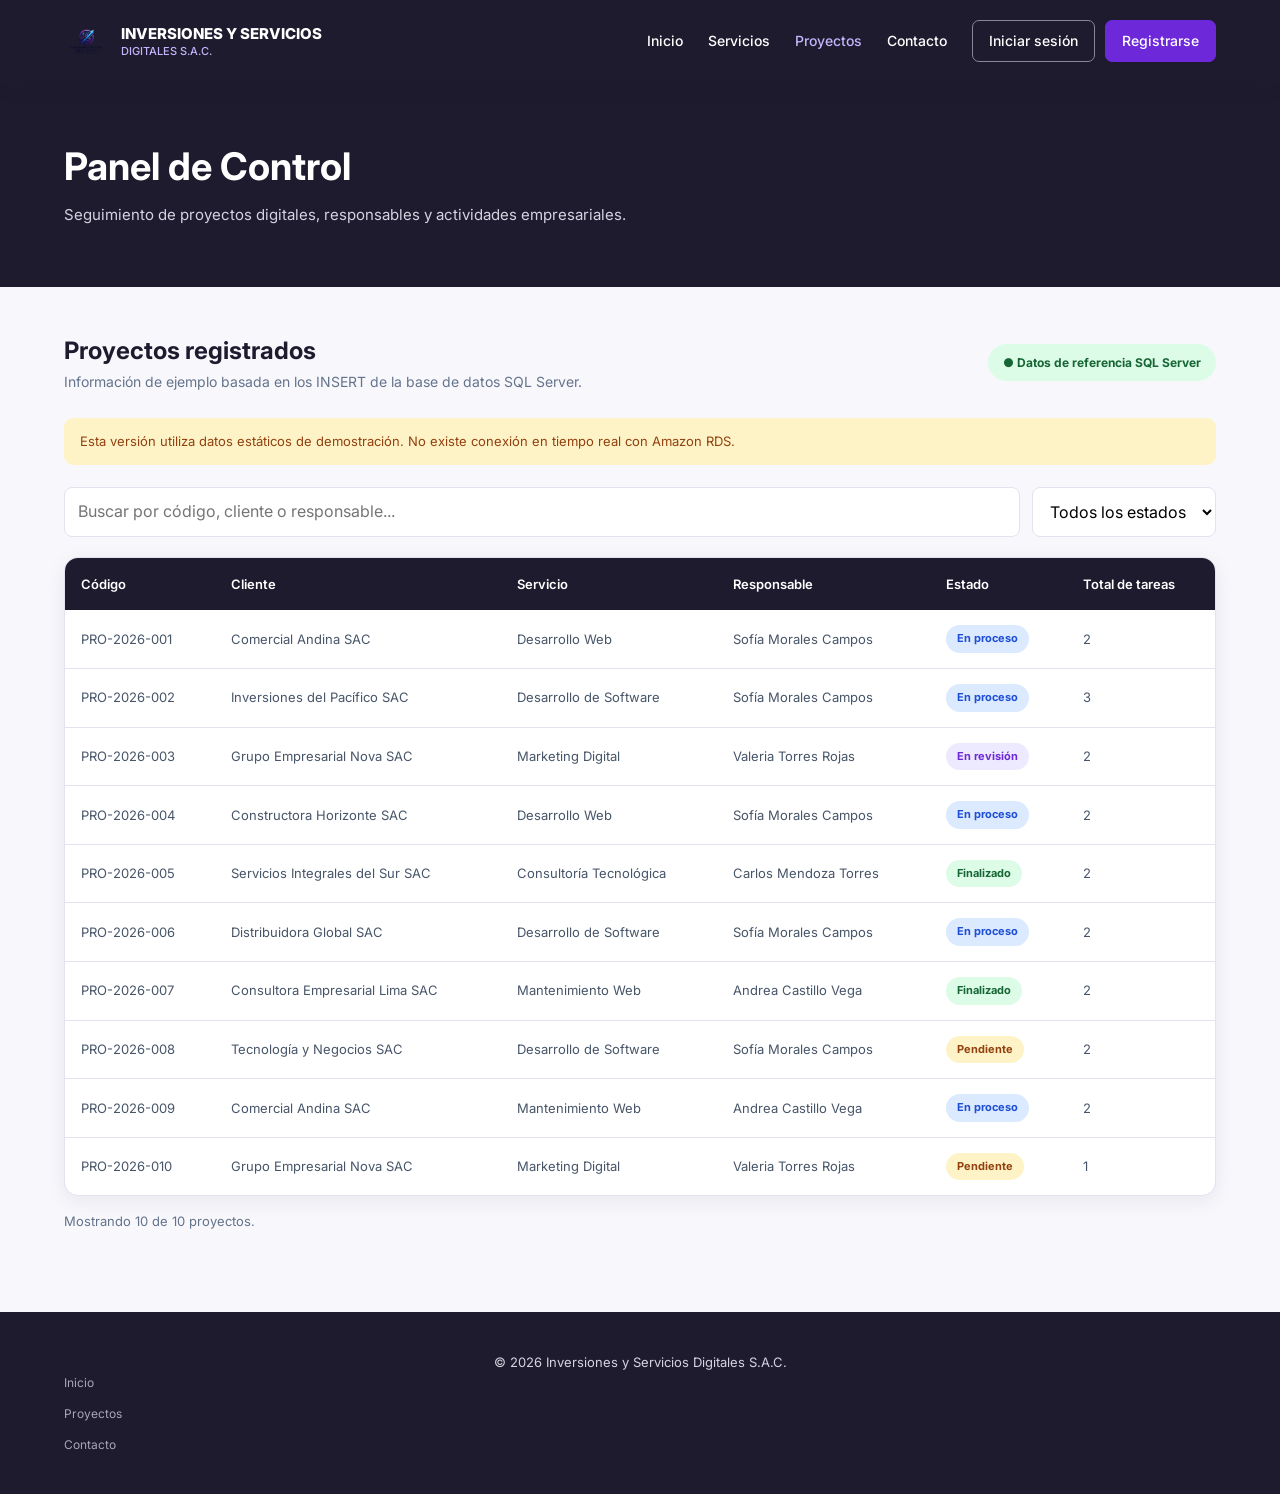
<file: proyectos.html>
<!DOCTYPE html>
<html lang="es">
<head>
    <meta charset="UTF-8">
    <meta name="viewport" content="width=device-width, initial-scale=1.0">
    <title>Proyectos | Inversiones y Servicios Digitales S.A.C.</title>
    <link rel="icon" type="image/png" href="assets/logo.png">
    <link rel="preconnect" href="https://fonts.googleapis.com">
    <link rel="preconnect" href="https://fonts.gstatic.com" crossorigin>
    <link href="https://fonts.googleapis.com/css2?family=Inter:wght@400;500;600;700;800&display=swap" rel="stylesheet">
    <link rel="stylesheet" href="css/styles.css">
    <link rel="stylesheet" href="https://cdnjs.cloudflare.com/ajax/libs/font-awesome/6.5.2/css/all.min.css">
    <script src="js/app.js" defer></script>
</head>

<body>

<header class="navbar">
    <div class="container nav-content">

        <a href="index.html" class="logo">
            <img src="assets/logo.png" alt="Logo ISD">
            <div class="logo-text">
                INVERSIONES Y SERVICIOS
                <span>DIGITALES S.A.C.</span>
            </div>
        </a>

        <button type="button" class="menu-toggle"
                aria-label="Abrir menú"
                aria-expanded="false">☰</button>

        <ul class="nav-links">
            <li><a href="index.html">Inicio</a></li>
            <li><a href="index.html#servicios">Servicios</a></li>
            <li><a href="proyectos.html" class="active">Proyectos</a></li>
            <li><a href="contacto.html">Contacto</a></li>
            <li class="nav-actions-item">
                <div class="nav-actions">
                    <a href="login.html" class="btn-login">Iniciar sesión</a>
                    <a href="registro.html" class="btn-register">Registrarse</a>
                </div>
            </li>
        </ul>

    </div>
</header>

<main>

    <section class="page-header">
        <div class="container">
            <h1>Panel de Control</h1>
            <p>
                Seguimiento de proyectos digitales,
                responsables y actividades empresariales.
            </p>
        </div>
    </section>

    <section class="dashboard">
        <div class="container">

            <div class="dashboard-top">
                <div>
                    <h2>Proyectos registrados</h2>
                    <p style="color:#64748B;font-size:14px;">
                        Información de ejemplo basada en los INSERT
                        de la base de datos SQL Server.
                    </p>
                </div>

                <span class="connection">
                    ● Datos de referencia SQL Server
                </span>
            </div>

            <div class="dashboard-note">
                Esta versión utiliza datos estáticos de demostración.
                No existe conexión en tiempo real con Amazon RDS.
            </div>

            <!-- BÚSQUEDA Y FILTRO -->

            <div class="filter-bar">

                <input
                    type="search"
                    id="searchProject"
                    placeholder="Buscar por código, cliente o responsable..."
                    aria-label="Buscar proyectos">

                <select id="filterStatus" aria-label="Filtrar por estado">
                    <option value="">Todos los estados</option>
                    <option value="En proceso">En proceso</option>
                    <option value="Pendiente">Pendiente</option>
                    <option value="En revision">En revisión</option>
                    <option value="Finalizado">Finalizado</option>
                </select>

            </div>

            <!-- TABLA DE PROYECTOS -->

            <div class="table-container">

                <table>
                    <thead>
                        <tr>
                            <th>Código</th>
                            <th>Cliente</th>
                            <th>Servicio</th>
                            <th>Responsable</th>
                            <th>Estado</th>
                            <th>Total de tareas</th>
                        </tr>
                    </thead>

                    <tbody id="projectsTable">

                        <tr>
                            <td>PRO-2026-001</td>
                            <td>Comercial Andina SAC</td>
                            <td>Desarrollo Web</td>
                            <td>Sofía Morales Campos</td>
                            <td><span class="status status-process">En proceso</span></td>
                            <td>2</td>
                        </tr>

                        <tr>
                            <td>PRO-2026-002</td>
                            <td>Inversiones del Pacífico SAC</td>
                            <td>Desarrollo de Software</td>
                            <td>Sofía Morales Campos</td>
                            <td><span class="status status-process">En proceso</span></td>
                            <td>3</td>
                        </tr>

                        <tr>
                            <td>PRO-2026-003</td>
                            <td>Grupo Empresarial Nova SAC</td>
                            <td>Marketing Digital</td>
                            <td>Valeria Torres Rojas</td>
                            <td><span class="status status-review">En revisión</span></td>
                            <td>2</td>
                        </tr>

                        <tr>
                            <td>PRO-2026-004</td>
                            <td>Constructora Horizonte SAC</td>
                            <td>Desarrollo Web</td>
                            <td>Sofía Morales Campos</td>
                            <td><span class="status status-process">En proceso</span></td>
                            <td>2</td>
                        </tr>

                        <tr>
                            <td>PRO-2026-005</td>
                            <td>Servicios Integrales del Sur SAC</td>
                            <td>Consultoría Tecnológica</td>
                            <td>Carlos Mendoza Torres</td>
                            <td><span class="status status-finished">Finalizado</span></td>
                            <td>2</td>
                        </tr>

                        <tr>
                            <td>PRO-2026-006</td>
                            <td>Distribuidora Global SAC</td>
                            <td>Desarrollo de Software</td>
                            <td>Sofía Morales Campos</td>
                            <td><span class="status status-process">En proceso</span></td>
                            <td>2</td>
                        </tr>

                        <tr>
                            <td>PRO-2026-007</td>
                            <td>Consultora Empresarial Lima SAC</td>
                            <td>Mantenimiento Web</td>
                            <td>Andrea Castillo Vega</td>
                            <td><span class="status status-finished">Finalizado</span></td>
                            <td>2</td>
                        </tr>

                        <tr>
                            <td>PRO-2026-008</td>
                            <td>Tecnología y Negocios SAC</td>
                            <td>Desarrollo de Software</td>
                            <td>Sofía Morales Campos</td>
                            <td><span class="status status-pending">Pendiente</span></td>
                            <td>2</td>
                        </tr>

                        <tr>
                            <td>PRO-2026-009</td>
                            <td>Comercial Andina SAC</td>
                            <td>Mantenimiento Web</td>
                            <td>Andrea Castillo Vega</td>
                            <td><span class="status status-process">En proceso</span></td>
                            <td>2</td>
                        </tr>

                        <tr>
                            <td>PRO-2026-010</td>
                            <td>Grupo Empresarial Nova SAC</td>
                            <td>Marketing Digital</td>
                            <td>Valeria Torres Rojas</td>
                            <td><span class="status status-pending">Pendiente</span></td>
                            <td>1</td>
                        </tr>

                    </tbody>
                </table>

            </div>

            <p id="projectCount"
               style="margin-top:15px;color:#64748B;font-size:13px;">
                Mostrando 10 proyectos.
            </p>

        </div>
    </section>

</main>

<footer class="footer">
    <div class="container">
        <p>© 2026 Inversiones y Servicios Digitales S.A.C.</p>
        <div class="footer-links">
            <a href="index.html">Inicio</a>
            <a href="../proyectos.html">Proyectos</a>
            <a href="contacto.html">Contacto</a>
        </div>
    </div>
</footer>

</body>
</html>
</file>
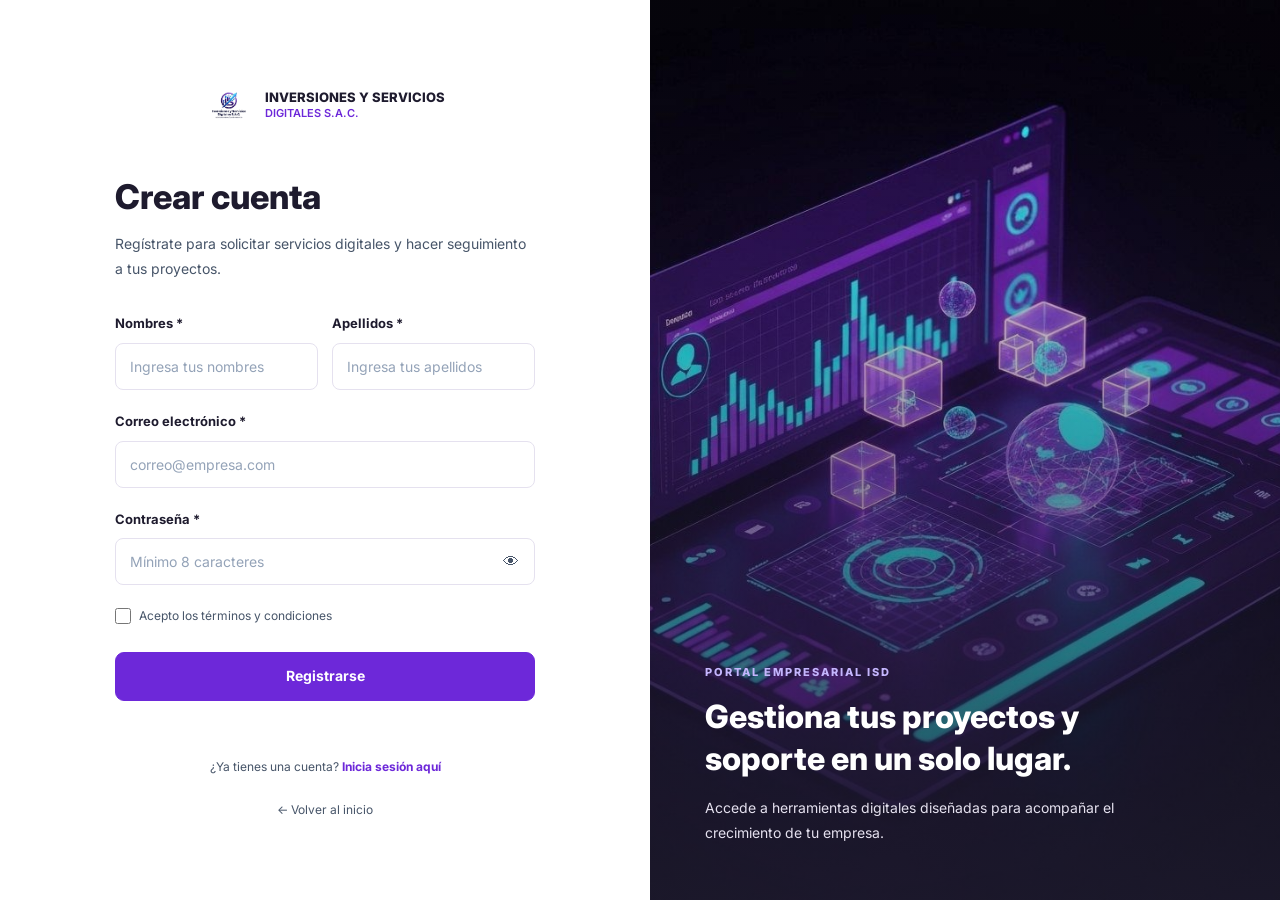
<file: registro.html>
<!DOCTYPE html>
<html lang="es">
<head>
    <meta charset="UTF-8">
    <meta name="viewport" content="width=device-width, initial-scale=1.0">
    <meta name="description"
        content="Crear cuenta en la plataforma de Inversiones y Servicios Digitales S.A.C.">
    <title>Registrarse | ISD</title>
    <link rel="icon" type="image/png" href="assets/logo.png">
    <link rel="preconnect" href="https://fonts.googleapis.com">
    <link rel="preconnect" href="https://fonts.gstatic.com" crossorigin>
    <link href="https://fonts.googleapis.com/css2?family=Inter:wght@400;500;600;700;800&display=swap"
        rel="stylesheet">
    <link rel="stylesheet" href="css/styles.css">
    <script src="js/app.js" defer></script>
</head>

<body class="login-page">

    <main class="login-container">

        <!-- PANEL IZQUIERDO: FORMULARIO -->
        <section class="login-section">

            <div class="login-content">

                <a href="index.html" class="login-logo">
                    <img src="assets/logo.png" alt="Logo ISD">
                    <div class="login-logo-text">
                        INVERSIONES Y SERVICIOS
                        <span>DIGITALES S.A.C.</span>
                    </div>
                </a>

                <div class="login-heading">
                    <h1>Crear cuenta</h1>
                    <p class="login-subtitle">
                        Regístrate para solicitar servicios digitales y hacer seguimiento a tus proyectos.
                    </p>
                </div>

                <form id="registerForm" novalidate>

                    <div class="register-row">
                        <div class="login-form-group">
                            <label for="firstName">Nombres *</label>
                            <input
                                type="text"
                                id="firstName"
                                name="firstName"
                                placeholder="Ingresa tus nombres"
                                autocomplete="given-name"
                                required
                            >
                        </div>

                        <div class="login-form-group">
                            <label for="lastName">Apellidos *</label>
                            <input
                                type="text"
                                id="lastName"
                                name="lastName"
                                placeholder="Ingresa tus apellidos"
                                autocomplete="family-name"
                                required
                            >
                        </div>
                    </div>

                    <div class="login-form-group">
                        <label for="email">Correo electrónico *</label>
                        <input
                            type="email"
                            id="email"
                            name="email"
                            placeholder="correo@empresa.com"
                            autocomplete="email"
                            required
                        >
                    </div>

                    <div class="login-form-group">
                        <label for="password">Contraseña *</label>
                        <div class="password-wrapper">
                            <input
                                type="password"
                                id="password"
                                name="password"
                                placeholder="Mínimo 8 caracteres"
                                minlength="8"
                                autocomplete="new-password"
                                required
                            >
                            <button
                                type="button"
                                class="toggle-password"
                                id="togglePassword"
                                aria-label="Mostrar contraseña"
                            >
                                👁
                            </button>
                        </div>
                    </div>

                    <div class="login-form-options">
                        <label class="login-remember">
                            <input type="checkbox" id="terms" name="terms" required>
                            <span>Acepto los términos y condiciones</span>
                        </label>
                    </div>

                    <button type="submit" class="login-button">
                        Registrarse
                    </button>

                    <p id="registerMessage"
                       class="login-message"
                       role="status"
                       aria-live="polite">
                    </p>

                </form>

                <div class="login-register">
                    ¿Ya tienes una cuenta?
                    <a href="login.html">Inicia sesión aquí</a>
                </div>

                <a href="index.html" class="login-back">
                    ← Volver al inicio
                </a>

            </div>

        </section>

        <!-- PANEL DERECHO: IMAGEN -->
        <section class="image-section">
            <img
                src="assets/imagen.jpg"
                alt="Soluciones digitales de Inversiones y Servicios Digitales S.A.C."
                class="dashboard-image"
            >

            <div class="login-image-overlay">
                <span>PORTAL EMPRESARIAL ISD</span>
                <h2>
                    Gestiona tus proyectos y soporte en un solo lugar.
                </h2>
                <p>
                    Accede a herramientas digitales diseñadas para acompañar el crecimiento de tu empresa.
                </p>
            </div>

        </section>

    </main>

</body>
</html>
</file>
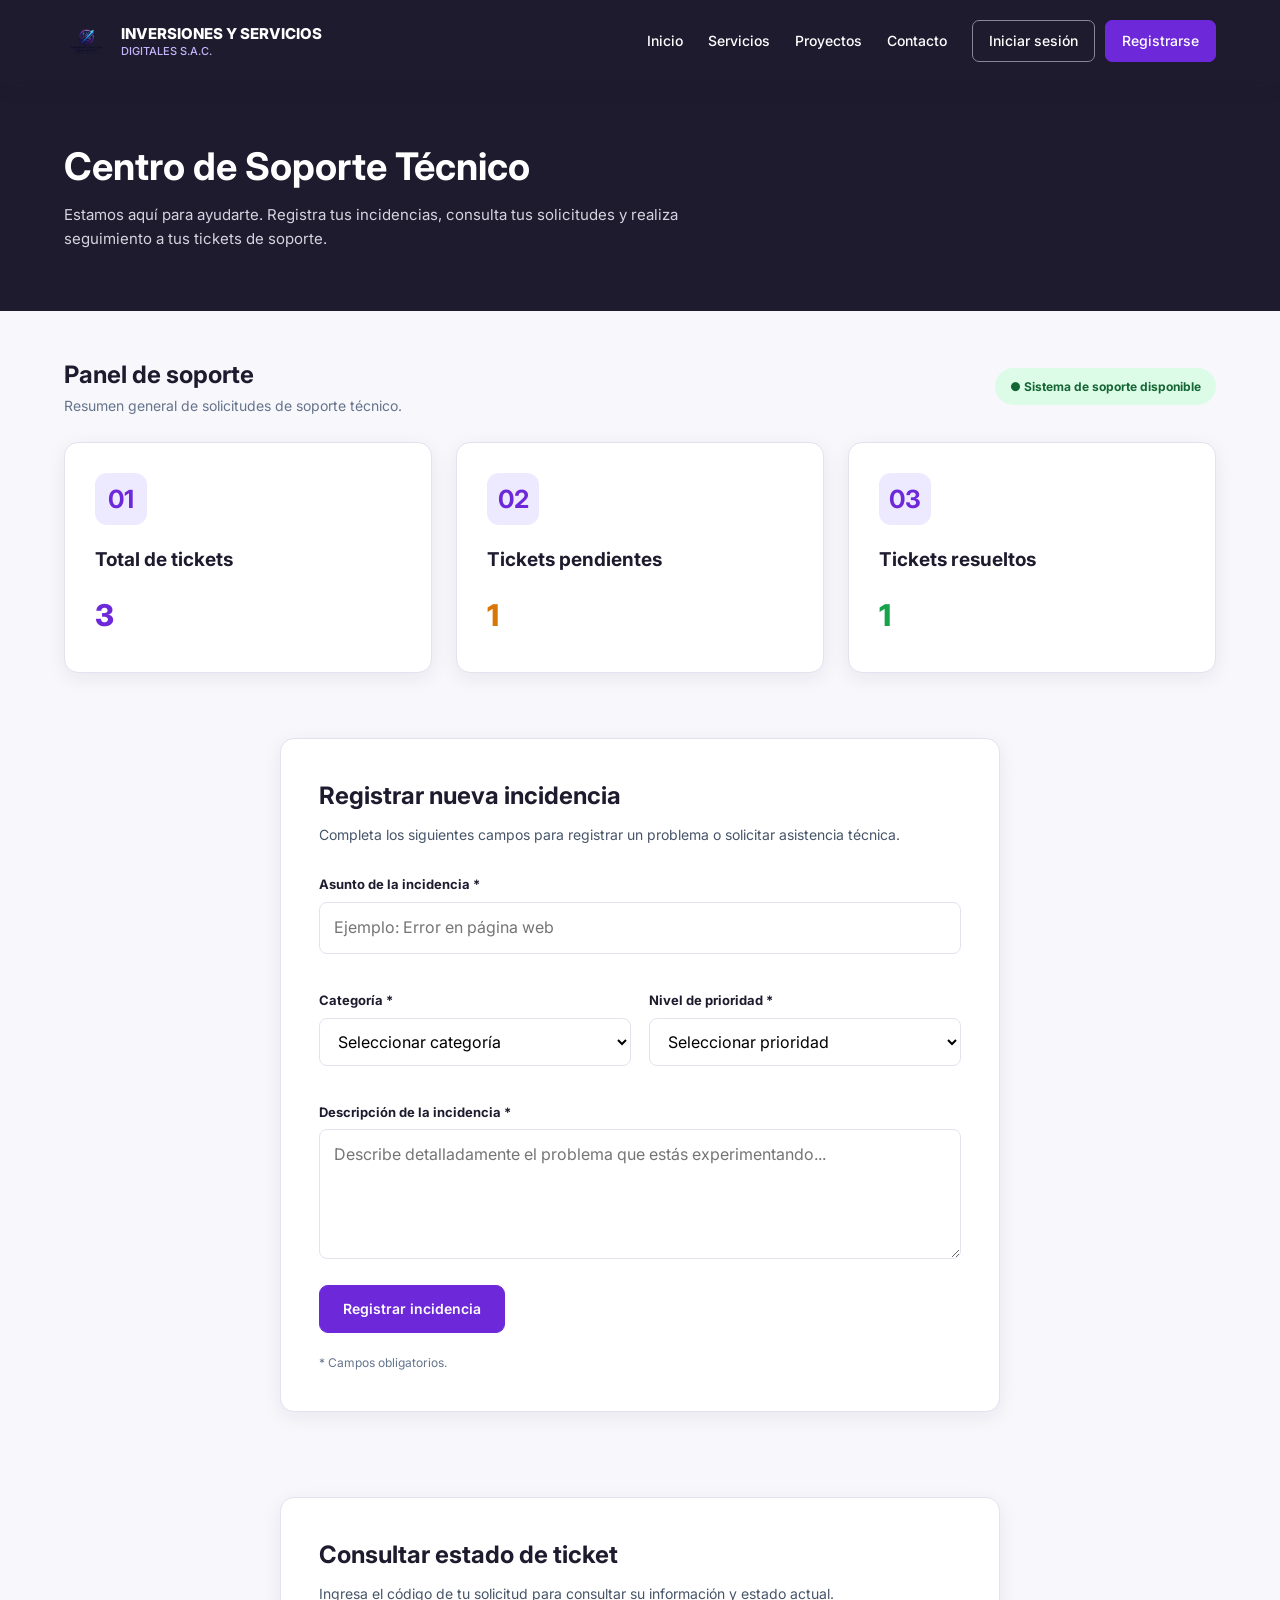
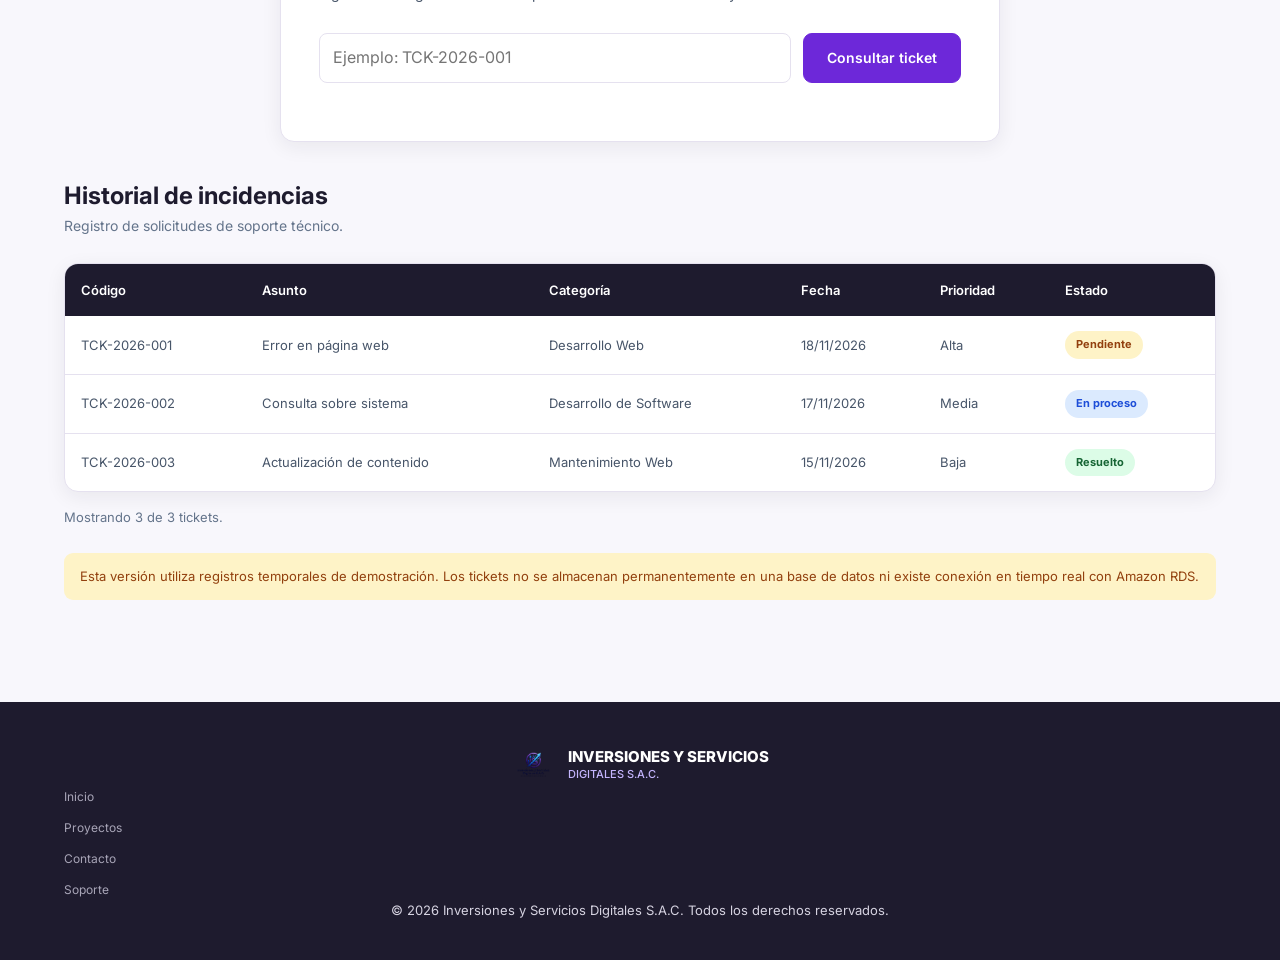
<file: soporte.html>
<!DOCTYPE html>
<html lang="es">
<head>
    <meta charset="UTF-8">
    <meta name="viewport" content="width=device-width, initial-scale=1.0">
    <meta name="description"
        content="Sistema de soporte técnico de Inversiones y Servicios Digitales S.A.C.">
    <title>Soporte | Inversiones y Servicios Digitales S.A.C.</title>
    <link rel="icon" type="image/png" href="assets/logo.png">
    <link rel="preconnect" href="https://fonts.googleapis.com">
    <link rel="preconnect" href="https://fonts.gstatic.com" crossorigin>
    <link href="https://fonts.googleapis.com/css2?family=Inter:wght@400;500;600;700;800&display=swap"
        rel="stylesheet">
    <link rel="stylesheet" href="css/styles.css">
    <link rel="stylesheet" href="https://cdnjs.cloudflare.com/ajax/libs/font-awesome/6.5.2/css/all.min.css">
    <script src="js/app.js" defer></script>
</head>
<body>

<header class="navbar">
    <div class="container nav-content">

        <a href="index.html" class="logo">
            <img src="assets/logo.png" alt="Logo ISD">
            <div class="logo-text">
                INVERSIONES Y SERVICIOS
                <span>DIGITALES S.A.C.</span>
            </div>
        </a>

        <button type="button" class="menu-toggle"
                aria-label="Abrir menú"
                aria-expanded="false">☰</button>

        <ul class="nav-links">
            <li><a href="index.html">Inicio</a></li>
            <li><a href="index.html#servicios">Servicios</a></li>
            <li><a href="proyectos.html">Proyectos</a></li>
            <li><a href="contacto.html">Contacto</a></li>

            <li class="nav-actions-item">
                <div class="nav-actions">
                    <a href="login.html" class="btn-login">Iniciar sesión</a>
                    <a href="registro.html" class="btn-register">Registrarse</a>
                </div>
            </li>
        </ul>

    </div>
</header>

<main>
<section class="page-header">

    <div class="container">

        <h1>Centro de Soporte Técnico</h1>

        <p>
            Estamos aquí para ayudarte. Registra tus incidencias,
            consulta tus solicitudes y realiza seguimiento
            a tus tickets de soporte.
        </p>

    </div>

</section>


<!-- ==========================================
     SISTEMA DE SOPORTE
========================================== -->

<section class="dashboard">

    <div class="container">

        <!-- ESTADÍSTICAS -->

        <div class="dashboard-top">

            <div>

                <h2>Panel de soporte</h2>

                <p style="color:#64748B;font-size:14px;">
                    Resumen general de solicitudes de soporte técnico.
                </p>

            </div>

            <span class="connection">
                ● Sistema de soporte disponible
            </span>

        </div>


        <div class="cards-grid">

            <article class="card">

                <div class="card-icon">01</div>

                <h3>Total de tickets</h3>

                <p id="totalTickets"
                    style="font-size:30px;font-weight:800;color:#6D28D9;">
                    0
                </p>

            </article>


            <article class="card">

                <div class="card-icon">02</div>

                <h3>Tickets pendientes</h3>

                <p id="pendingTickets"
                    style="font-size:30px;font-weight:800;color:#D97706;">
                    0
                </p>

            </article>


            <article class="card">

                <div class="card-icon">03</div>

                <h3>Tickets resueltos</h3>

                <p id="resolvedTickets"
                    style="font-size:30px;font-weight:800;color:#16A34A;">
                    0
                </p>

            </article>

        </div>


        <!-- ======================================
             REGISTRO DE INCIDENCIAS
        ====================================== -->

        <div class="form-section">

            <div class="form-container">

                <h2>Registrar nueva incidencia</h2>

                <p class="form-description">
                    Completa los siguientes campos para registrar
                    un problema o solicitar asistencia técnica.
                </p>

                <form id="supportForm">

                    <div class="form-grid">

                        <div class="form-group full">

                            <label for="supportSubject">
                                Asunto de la incidencia *
                            </label>

                            <input
                                type="text"
                                id="supportSubject"
                                name="supportSubject"
                                maxlength="150"
                                placeholder="Ejemplo: Error en página web"
                                required>

                        </div>


                        <div class="form-group">

                            <label for="supportCategory">
                                Categoría *
                            </label>

                            <select
                                id="supportCategory"
                                name="supportCategory"
                                required>

                                <option value="">Seleccionar categoría</option>

                                <option value="Desarrollo Web">
                                    Desarrollo Web
                                </option>

                                <option value="Desarrollo de Software">
                                    Desarrollo de Software
                                </option>

                                <option value="Marketing Digital">
                                    Marketing Digital
                                </option>

                                <option value="Consultoría Tecnológica">
                                    Consultoría Tecnológica
                                </option>

                                <option value="Mantenimiento Web">
                                    Mantenimiento Web
                                </option>

                            </select>

                        </div>


                        <div class="form-group">

                            <label for="supportPriority">
                                Nivel de prioridad *
                            </label>

                            <select
                                id="supportPriority"
                                name="supportPriority"
                                required>

                                <option value="">Seleccionar prioridad</option>

                                <option value="Alta">Alta</option>

                                <option value="Media">Media</option>

                                <option value="Baja">Baja</option>

                            </select>

                        </div>


                        <div class="form-group full">

                            <label for="supportDescription">
                                Descripción de la incidencia *
                            </label>

                            <textarea
                                id="supportDescription"
                                name="supportDescription"
                                maxlength="1000"
                                placeholder="Describe detalladamente el problema que estás experimentando..."
                                required></textarea>

                        </div>

                    </div>


                    <button type="submit" class="btn">
                        Registrar incidencia
                    </button>

                    <p id="supportMessage"
                        class="form-message"
                        role="status"
                        aria-live="polite">
                    </p>

                </form>

                <p style="font-size:12px;color:#64748B;margin-top:20px;">
                    * Campos obligatorios.
                </p>

            </div>

        </div>


        <!-- ======================================
             CONSULTAR TICKET
        ====================================== -->

        <div class="form-container" style="margin-bottom:35px;">

            <h2>Consultar estado de ticket</h2>

            <p class="form-description">
                Ingresa el código de tu solicitud para consultar
                su información y estado actual.
            </p>

            <div class="filter-bar">

                <input
                    type="search"
                    id="searchTicket"
                    placeholder="Ejemplo: TCK-2026-001"
                    aria-label="Código del ticket">

                <button
                    type="button"
                    id="searchTicketButton"
                    class="btn">

                    Consultar ticket

                </button>

            </div>

            <p id="ticketSearchMessage"
                class="form-message"
                role="status"
                aria-live="polite">
            </p>

        </div>


        <!-- ======================================
             HISTORIAL DE TICKETS
        ====================================== -->

        <div class="dashboard-top">

            <div>

                <h2>Historial de incidencias</h2>

                <p style="color:#64748B;font-size:14px;">
                    Registro de solicitudes de soporte técnico.
                </p>

            </div>

        </div>


        <div class="table-container">

            <table>

                <thead>

                    <tr>

                        <th>Código</th>

                        <th>Asunto</th>

                        <th>Categoría</th>

                        <th>Fecha</th>

                        <th>Prioridad</th>

                        <th>Estado</th>

                    </tr>

                </thead>

                <tbody id="ticketsTable">

                </tbody>

            </table>

        </div>


        <p id="ticketCount"
            style="margin-top:15px;color:#64748B;font-size:13px;">
            Mostrando tickets.
        </p>

        <div class="dashboard-note" style="margin-top:25px;">

            Esta versión utiliza registros temporales de demostración.
            Los tickets no se almacenan permanentemente en una base
            de datos ni existe conexión en tiempo real con Amazon RDS.

        </div>

    </div>

</section>

</main>


<!-- ==========================================
     PIE DE PÁGINA
========================================== -->

<footer class="footer">

    <div class="container">

        <div class="logo" style="justify-content:center;">

            <img src="assets/logo.png"
                alt="Logotipo ISD"
                onerror="this.style.display='none'">

            <div class="logo-text">

                INVERSIONES Y SERVICIOS

                <span>DIGITALES S.A.C.</span>

            </div>

        </div>


        <div class="footer-links">

            <a href="index.html">Inicio</a>

            <a href="proyectos.html">Proyectos</a>

            <a href="contacto.html">Contacto</a>

            <a href="soporte.html">Soporte</a>

        </div>


        <p>
            © 2026 Inversiones y Servicios Digitales S.A.C.
            Todos los derechos reservados.
        </p>

    </div>

</footer>

</body>
</html>
</file>
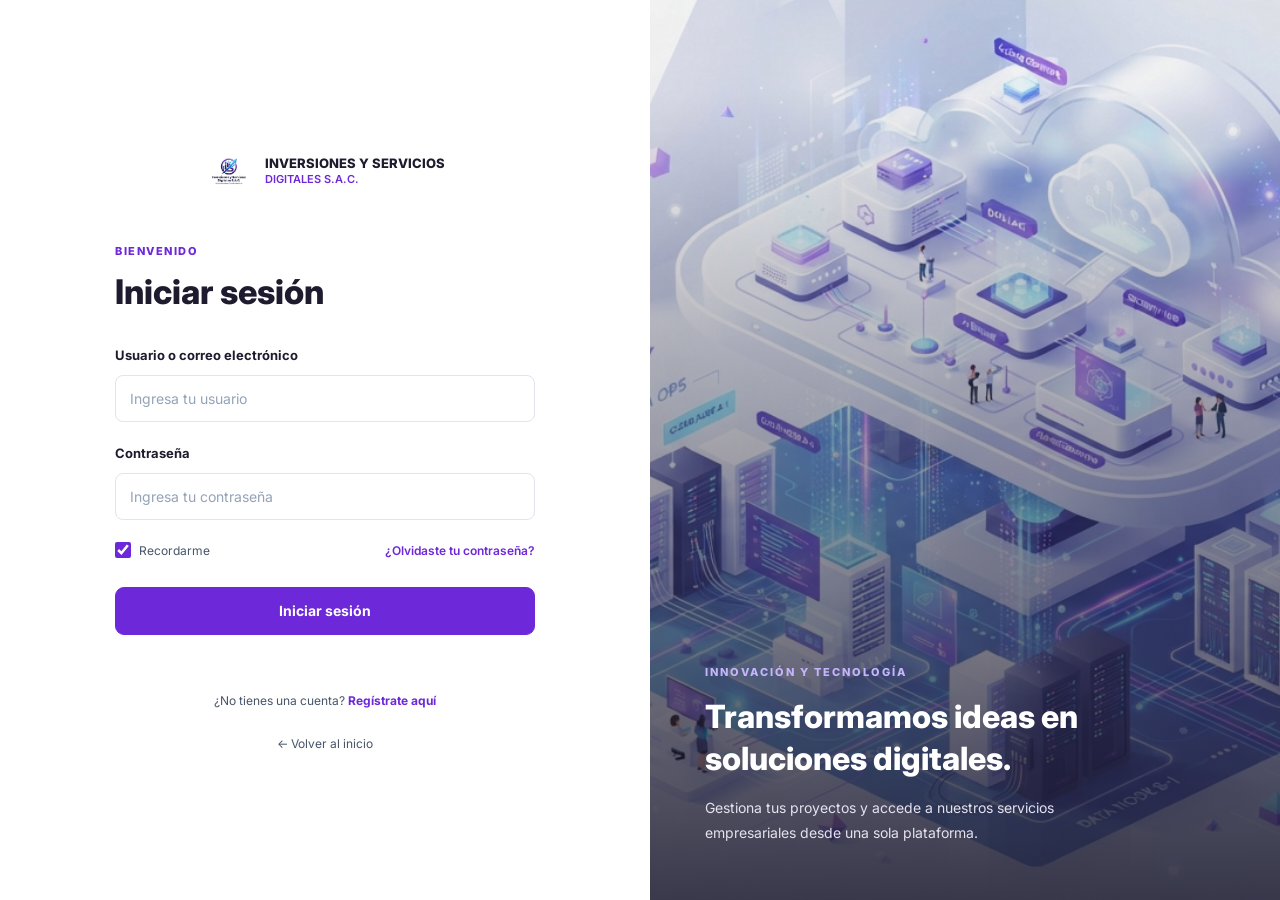
<file: admin/dashboard.html>
<!DOCTYPE html>
<html lang="es">
<head>
    <meta charset="UTF-8">
    <meta name="viewport" content="width=device-width, initial-scale=1.0">
    <meta name="description"
        content="Panel administrativo de Inversiones y Servicios Digitales S.A.C.">
    <title>Panel Administrador | ISD</title>
    <link rel="icon" type="image/png" href="../assets/logo.png">
    <link rel="preconnect" href="https://fonts.googleapis.com">
    <link rel="preconnect" href="https://fonts.gstatic.com" crossorigin>
    <link href="https://fonts.googleapis.com/css2?family=Inter:wght@400;500;600;700;800&display=swap"
        rel="stylesheet">
    <link rel="stylesheet" href="../css/styles.css">
    <link rel="stylesheet" href="https://cdnjs.cloudflare.com/ajax/libs/font-awesome/6.5.2/css/all.min.css">
    <script src="../js/app.js" defer></script>
</head>

<body>

<header class="navbar">
    <div class="container nav-content">

        <a href="../index.html" class="logo">
            <img src="../assets/logo.png" alt="Logo ISD">
            <div class="logo-text">
                INVERSIONES Y SERVICIOS
                <span>DIGITALES S.A.C.</span>
            </div>
        </a>

        <button type="button" class="menu-toggle"
                aria-label="Abrir menú"
                aria-expanded="false">
            <span aria-hidden="true"></span>
            <span aria-hidden="true"></span>
            <span aria-hidden="true"></span>
        </button>

        <ul class="nav-links">
            <li><a href="../index.html">Inicio</a></li>
            <li><a href="../proyectos.html">Proyectos</a></li>
            <li><a href="dashboard.html" class="active">Admin</a></li>
            <li><a href="../perfil.html">Mi perfil</a></li>
            <li class="nav-actions-item">
                <div class="nav-actions">
                    <a href="../login.html" class="btn-login">Cerrar sesión</a>
                </div>
            </li>
        </ul>

    </div>
</header>

<main>

    <section class="page-header">
        <div class="container">
            <h1>Panel de Administración</h1>
            <p>
                Gestión operativa de proyectos digitales, seguimiento de estados
                y atención de incidencias de soporte técnico.
            </p>
        </div>
    </section>

    <section class="dashboard">
        <div class="container">

            <div class="dashboard-top">
                <div>
                    <h2>Control operativo</h2>
                    <p style="color:#64748B;font-size:14px;">
                        Vista administrativa para gestionar proyectos y tickets.
                    </p>
                </div>

                <span class="connection">
                    ● Rol Administrador
                </span>
            </div>

            <div class="cards-grid" style="margin-bottom:35px;">

                <article class="card">
                    <div class="card-icon">01</div>
                    <h3>Total proyectos</h3>
                    <p id="adminTotalProjects"
                       style="font-size:30px;font-weight:800;color:#6D28D9;">
                        10
                    </p>
                </article>

                <article class="card">
                    <div class="card-icon">02</div>
                    <h3>Tickets pendientes</h3>
                    <p id="adminPendingTickets"
                       style="font-size:30px;font-weight:800;color:#D97706;">
                        1
                    </p>
                </article>

                <article class="card">
                    <div class="card-icon">03</div>
                    <h3>Tickets resueltos</h3>
                    <p id="adminResolvedTickets"
                       style="font-size:30px;font-weight:800;color:#16A34A;">
                        1
                    </p>
                </article>

            </div>

            <div class="dashboard-top">
                <div>
                    <h2>Gestión de proyectos</h2>
                    <p style="color:#64748B;font-size:14px;">
                        Actualiza el estado de los proyectos registrados.
                    </p>
                </div>
            </div>

            <div class="table-container">
                <table>
                    <thead>
                        <tr>
                            <th>Código</th>
                            <th>Cliente</th>
                            <th>Servicio</th>
                            <th>Responsable</th>
                            <th>Estado actual</th>
                            <th>Cambiar estado</th>
                        </tr>
                    </thead>
                    <tbody id="adminProjectsTable">
                        <tr>
                            <td>PRO-2026-001</td>
                            <td>Comercial Andina SAC</td>
                            <td>Desarrollo Web</td>
                            <td>Sofía Morales Campos</td>
                            <td><span class="status status-process">En proceso</span></td>
                            <td>
                                <select class="admin-project-status" aria-label="Estado de PRO-2026-001">
                                    <option value="Pendiente">Pendiente</option>
                                    <option value="En proceso" selected>En proceso</option>
                                    <option value="En revisión">En revisión</option>
                                    <option value="Finalizado">Finalizado</option>
                                </select>
                            </td>
                        </tr>
                        <tr>
                            <td>PRO-2026-003</td>
                            <td>Grupo Empresarial Nova SAC</td>
                            <td>Marketing Digital</td>
                            <td>Valeria Torres Rojas</td>
                            <td><span class="status status-review">En revisión</span></td>
                            <td>
                                <select class="admin-project-status" aria-label="Estado de PRO-2026-003">
                                    <option value="Pendiente">Pendiente</option>
                                    <option value="En proceso">En proceso</option>
                                    <option value="En revisión" selected>En revisión</option>
                                    <option value="Finalizado">Finalizado</option>
                                </select>
                            </td>
                        </tr>
                        <tr>
                            <td>PRO-2026-005</td>
                            <td>Servicios Integrales del Sur SAC</td>
                            <td>Consultoría Tecnológica</td>
                            <td>Carlos Mendoza Torres</td>
                            <td><span class="status status-finished">Finalizado</span></td>
                            <td>
                                <select class="admin-project-status" aria-label="Estado de PRO-2026-005">
                                    <option value="Pendiente">Pendiente</option>
                                    <option value="En proceso">En proceso</option>
                                    <option value="En revisión">En revisión</option>
                                    <option value="Finalizado" selected>Finalizado</option>
                                </select>
                            </td>
                        </tr>
                    </tbody>
                </table>
            </div>

            <div style="margin-top:16px;margin-bottom:35px;">
                <button type="button" id="saveProjectsBtn" class="btn">
                    Guardar cambios de proyectos
                </button>
            </div>

            <div class="dashboard-top">
                <div>
                    <h2>Gestión de tickets de soporte</h2>
                    <p style="color:#64748B;font-size:14px;">
                        Modifica el estado de atención de las incidencias.
                    </p>
                </div>
            </div>

            <div class="table-container">
                <table>
                    <thead>
                        <tr>
                            <th>Código</th>
                            <th>Asunto</th>
                            <th>Categoría</th>
                            <th>Prioridad</th>
                            <th>Estado actual</th>
                            <th>Cambiar estado</th>
                        </tr>
                    </thead>
                    <tbody id="adminTicketsTable">
                        <tr>
                            <td>TCK-2026-001</td>
                            <td>Error en página web</td>
                            <td>Desarrollo Web</td>
                            <td>Alta</td>
                            <td><span class="status status-pending">Pendiente</span></td>
                            <td>
                                <select class="admin-ticket-status" aria-label="Estado de TCK-2026-001">
                                    <option value="Pendiente" selected>Pendiente</option>
                                    <option value="En proceso">En proceso</option>
                                    <option value="Resuelto">Resuelto</option>
                                </select>
                            </td>
                        </tr>
                        <tr>
                            <td>TCK-2026-002</td>
                            <td>Consulta sobre sistema</td>
                            <td>Desarrollo de Software</td>
                            <td>Media</td>
                            <td><span class="status status-process">En proceso</span></td>
                            <td>
                                <select class="admin-ticket-status" aria-label="Estado de TCK-2026-002">
                                    <option value="Pendiente">Pendiente</option>
                                    <option value="En proceso" selected>En proceso</option>
                                    <option value="Resuelto">Resuelto</option>
                                </select>
                            </td>
                        </tr>
                        <tr>
                            <td>TCK-2026-003</td>
                            <td>Actualización de contenido</td>
                            <td>Mantenimiento Web</td>
                            <td>Baja</td>
                            <td><span class="status status-finished">Resuelto</span></td>
                            <td>
                                <select class="admin-ticket-status" aria-label="Estado de TCK-2026-003">
                                    <option value="Pendiente">Pendiente</option>
                                    <option value="En proceso">En proceso</option>
                                    <option value="Resuelto" selected>Resuelto</option>
                                </select>
                            </td>
                        </tr>
                    </tbody>
                </table>
            </div>

            <div style="margin-top:16px;">
                <button type="button" id="saveTicketsBtn" class="btn">
                    Guardar cambios de tickets
                </button>
            </div>

            <p id="adminFeedback"
               class="form-message"
               role="status"
               aria-live="polite"
               style="margin-top:16px;">
            </p>

        </div>
    </section>

</main>

<footer class="footer">
    <div class="container">
        <p>© 2026 Inversiones y Servicios Digitales S.A.C.</p>
        <div class="footer-links">
            <a href="../index.html">Inicio</a>
            <a href="../proyectos.html">Proyectos</a>
            <a href="../soporte.html">Soporte</a>
        </div>
    </div>
</footer>

</body>
</html>
</file>
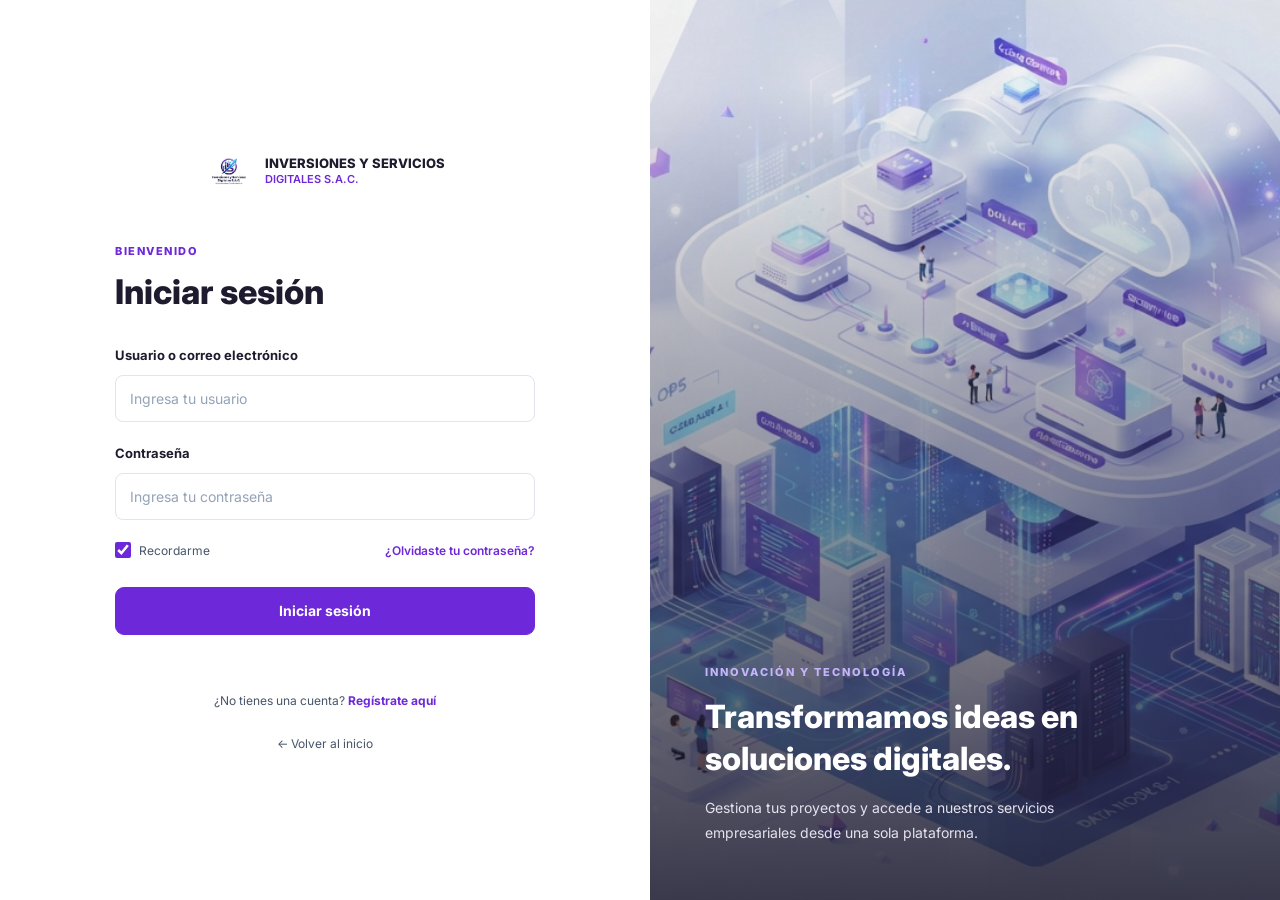
<file: cliente/dashboard.html>
<!DOCTYPE html>
<html lang="es">
<head>
    <meta charset="UTF-8">
    <meta name="viewport" content="width=device-width, initial-scale=1.0">
    <meta name="description"
        content="Panel del cliente de Inversiones y Servicios Digitales S.A.C.">
    <title>Panel Cliente | ISD</title>
    <link rel="icon" type="image/png" href="../assets/logo.png">
    <link rel="preconnect" href="https://fonts.googleapis.com">
    <link rel="preconnect" href="https://fonts.gstatic.com" crossorigin>
    <link href="https://fonts.googleapis.com/css2?family=Inter:wght@400;500;600;700;800&display=swap"
        rel="stylesheet">
    <link rel="stylesheet" href="../css/styles.css">
    <link rel="stylesheet" href="https://cdnjs.cloudflare.com/ajax/libs/font-awesome/6.5.2/css/all.min.css">
    <script src="../js/app.js" defer></script>
</head>

<body>

<header class="navbar">
    <div class="container nav-content">

        <a href="../index.html" class="logo">
            <img src="../assets/logo.png" alt="Logo ISD">
            <div class="logo-text">
                INVERSIONES Y SERVICIOS
                <span>DIGITALES S.A.C.</span>
            </div>
        </a>

        <button type="button" class="menu-toggle"
                aria-label="Abrir menú"
                aria-expanded="false">
            <span aria-hidden="true"></span>
            <span aria-hidden="true"></span>
            <span aria-hidden="true"></span>
        </button>

        <ul class="nav-links">
            <li><a href="../index.html">Inicio</a></li>
            <li><a href="../index.html#servicios">Servicios</a></li>
            <li><a href="../proyectos.html">Proyectos</a></li>
            <li><a href="../contacto.html">Contacto</a></li>
            <li class="nav-actions-item">
                <div class="nav-actions">
                    <a href="../login.html" class="btn-login">Cerrar sesión</a>
                </div>
            </li>
        </ul>

    </div>
</header>

<main>

    <section class="page-header">
        <div class="container">
            <h1>Mi Portal de Cliente</h1>
            <p>
                Revisa el estado de tus proyectos contratados y el seguimiento
                de tus solicitudes de soporte técnico.
            </p>
        </div>
    </section>

    <section class="dashboard">
        <div class="container">

            <div class="dashboard-top">
                <div>
                    <h2>Resumen de cuenta</h2>
                    <p style="color:#64748B;font-size:14px;">
                        Vista de seguimiento para clientes registrados.
                    </p>
                </div>

                <a href="../soporte.html" class="btn">
                    + Nueva incidencia
                </a>
            </div>

            <div class="cards-grid" style="margin-bottom:35px;">

                <article class="card">
                    <div class="card-icon">01</div>
                    <h3>Proyectos activos</h3>
                    <p style="font-size:30px;font-weight:800;color:#6D28D9;">
                        2
                    </p>
                </article>

                <article class="card">
                    <div class="card-icon">02</div>
                    <h3>Tickets en seguimiento</h3>
                    <p style="font-size:30px;font-weight:800;color:#D97706;">
                        1
                    </p>
                </article>

                <article class="card">
                    <div class="card-icon">03</div>
                    <h3>Tickets resueltos</h3>
                    <p style="font-size:30px;font-weight:800;color:#16A34A;">
                        1
                    </p>
                </article>

            </div>

            <div class="dashboard-top">
                <div>
                    <h2>Mis proyectos</h2>
                    <p style="color:#64748B;font-size:14px;">
                        Avance general de los servicios asignados a tu cuenta.
                    </p>
                </div>
            </div>

            <div class="table-container" style="margin-bottom:35px;">
                <table>
                    <thead>
                        <tr>
                            <th>Código</th>
                            <th>Proyecto</th>
                            <th>Servicio</th>
                            <th>Estado</th>
                        </tr>
                    </thead>
                    <tbody>
                        <tr>
                            <td>PRO-2026-001</td>
                            <td>Sistema de gestión empresarial</td>
                            <td>Desarrollo Web</td>
                            <td><span class="status status-process">En proceso</span></td>
                        </tr>
                        <tr>
                            <td>PRO-2026-009</td>
                            <td>Optimización y soporte continuo</td>
                            <td>Mantenimiento Web</td>
                            <td><span class="status status-process">En proceso</span></td>
                        </tr>
                    </tbody>
                </table>
            </div>

            <div class="dashboard-top">
                <div>
                    <h2>Mis tickets de soporte</h2>
                    <p style="color:#64748B;font-size:14px;">
                        Últimas incidencias reportadas por tu organización.
                    </p>
                </div>
            </div>

            <div class="table-container">
                <table>
                    <thead>
                        <tr>
                            <th>Código</th>
                            <th>Asunto</th>
                            <th>Fecha</th>
                            <th>Prioridad</th>
                            <th>Estado</th>
                        </tr>
                    </thead>
                    <tbody>
                        <tr>
                            <td>TCK-2026-001</td>
                            <td>Error en página web</td>
                            <td>18/11/2026</td>
                            <td>Alta</td>
                            <td><span class="status status-pending">Pendiente</span></td>
                        </tr>
                        <tr>
                            <td>TCK-2026-003</td>
                            <td>Actualización de contenido</td>
                            <td>15/11/2026</td>
                            <td>Baja</td>
                            <td><span class="status status-finished">Resuelto</span></td>
                        </tr>
                    </tbody>
                </table>
            </div>

        </div>
    </section>

</main>

<footer class="footer">
    <div class="container">
        <p>© 2026 Inversiones y Servicios Digitales S.A.C.</p>
        <div class="footer-links">
            <a href="../index.html">Inicio</a>
            <a href="../proyectos.html">Proyectos</a>
            <a href="../soporte.html">Soporte</a>
        </div>
    </div>
</footer>

</body>
</html>
</file>
<file: css/styles.css>
:root {
    --principal: #F8F7FC;
    --secundario: #6D28D9;
    --oscuro: #1E1B2E;

    --blanco: #FFFFFF;
    --texto: #475569;
    --borde: #E5E1EF;

    --violeta-claro: #EDE9FE;
    --violeta-hover: #5B21B6;

    --verde: #16A34A;
    --amarillo: #D97706;
    --rojo: #DC2626;

    --sombra: 0 5px 20px rgba(30, 27, 46, 0.07);
    --sombra-hover: 0 12px 30px rgba(30, 27, 46, 0.12);

    --radio: 14px;
    --transicion: 0.3s ease;
}

* {
    margin: 0;
    padding: 0;
    box-sizing: border-box;
}

html {
    scroll-behavior: smooth;
    scroll-padding-top: 90px;
}

body {
    font-family: 'Inter', Arial, sans-serif;
    background: var(--principal);
    color: var(--oscuro);
    line-height: 1.6;
}

a {
    text-decoration: none;
    color: inherit;
}

button,
input,
select,
textarea {
    font: inherit;
}

img {
    max-width: 100%;
    display: block;
}

.container {
    width: 90%;
    max-width: 1200px;
    margin: 0 auto;
}

.navbar {
    background: var(--oscuro);
    color: var(--blanco);
    padding: 15px 0;
    position: sticky;
    top: 0;
    z-index: 100;
    box-shadow: var(--sombra);
}

.nav-content,
.nav-container {
    width: 90%;
    max-width: 1320px;
    min-height: 52px;
    margin: 0 auto;

    display: flex;
    align-items: center;
    justify-content: space-between;
    gap: 20px;
}

.logo {
    display: flex;
    align-items: center;
    gap: 12px;
}

.logo img {
    width: 45px;
    height: 45px;
    object-fit: contain;
}

.logo-text {
    font-size: 15px;
    font-weight: 800;
    line-height: 1.3;
}

.logo-text span {
    display: block;
    color: #C4B5FD;
    font-size: 11px;
    font-weight: 500;
}

.navbar .logo-text {
    display: flex;
    flex-direction: column;
    color: var(--blanco);
}

.navbar .logo-text strong {
    font-size: 12px;
    font-weight: 800;
}

.navbar .logo-text small {
    color: #C4B5FD;
    font-size: 10px;
}

/* ENLACES DE NAVEGACIÓN */

.nav-links {
    display: flex;
    align-items: center;
    gap: 25px;
    list-style: none;
}

.nav-links a {
    color: var(--blanco);
    font-size: 14px;
    font-weight: 500;
    transition: var(--transicion);
}

.nav-links a:hover,
.nav-links a.active {
    color: #C4B5FD;
}

.menu-toggle {
    display: none;
    background: transparent;
    color: var(--blanco);
    border: 0;
    cursor: pointer;
    padding: 5px;
}

.menu-toggle span {
    display: block;
    width: 25px;
    height: 3px;
    margin: 5px auto;
    background: var(--blanco);
    border-radius: 3px;
    transition: var(--transicion);
}

.menu-toggle.active span:nth-child(1) {
    transform: translateY(8px) rotate(45deg);
}

.menu-toggle.active span:nth-child(2) {
    opacity: 0;
}

.menu-toggle.active span:nth-child(3) {
    transform: translateY(-8px) rotate(-45deg);
}

.nav-actions {
    display: flex;
    align-items: center;
    gap: 10px;
    flex-shrink: 0;
}

.btn-login,
.btn-register,
.nav-login,
.nav-register {
    display: inline-flex;
    align-items: center;
    justify-content: center;

    padding: 9px 16px;
    border-radius: 8px;

    font-size: 12px;
    font-weight: 700;

    transition: var(--transicion);
}

.btn-login,
.nav-login {
    color: var(--blanco);
    background: transparent;
    border: 1px solid #8B8499;
}

.btn-login:hover,
.nav-login:hover {
    background: rgba(255, 255, 255, 0.10);
    border-color: var(--blanco);
}

/* REGISTRARSE */

.btn-register,
.nav-register {
    color: var(--blanco);
    background: var(--secundario);
    border: 1px solid var(--secundario);
}

.btn-register:hover,
.nav-register:hover {
    background: var(--violeta-hover);
    border-color: var(--violeta-hover);
    transform: translateY(-2px);
}

.btn {
    display: inline-block;

    background: var(--secundario);
    color: var(--blanco);

    border: 1px solid var(--secundario);
    padding: 12px 23px;

    border-radius: 9px;

    font-size: 14px;
    font-weight: 600;

    cursor: pointer;
    text-align: center;

    transition: var(--transicion);
}

.btn:hover {
    background: var(--violeta-hover);
    border-color: var(--violeta-hover);
    transform: translateY(-2px);
}

.btn-light {
    background: var(--blanco);
    color: var(--secundario);
    border-color: var(--blanco);
}

.btn-light:hover {
    background: var(--violeta-claro);
    color: var(--violeta-hover);
    border-color: var(--violeta-claro);
}

.btn-primary {
    background: var(--secundario);
    color: var(--blanco);
    border-color: var(--secundario);
}

.btn-primary:hover {
    background: var(--violeta-hover);
    border-color: var(--violeta-hover);
}

.btn-secondary {
    background: var(--blanco);
    color: var(--secundario);
    border-color: var(--blanco);
}

.btn-secondary:hover {
    background: var(--violeta-claro);
    color: var(--violeta-hover);
}

.btn:focus-visible,
.menu-toggle:focus-visible,
.nav-links a:focus-visible,
.nav-actions a:focus-visible {
    outline: 3px solid #C4B5FD;
    outline-offset: 4px;
}

.project-card {
    position: relative;
    display: flex;
    flex-direction: column;
    align-items: flex-start;
}

.project-code {
    display: inline-block;
    color: var(--secundario);
    font-size: 12px;
    font-weight: 700;
    letter-spacing: 0.5px;
    margin-bottom: 12px;
}

.project-status {
    display: inline-block;
    width: fit-content;
    padding: 7px 13px;
    margin-top: 18px;
    border-radius: 20px;
    font-size: 12px;
    font-weight: 700;
}

.status-progress {
    background: #EDE9FE;
    color: #6D28D9;
}

.projects-action {
    display: flex;
    justify-content: center;
    margin-top: 38px;
}

.page-header {
    background: var(--oscuro);
    color: var(--blanco);
    padding: 60px 0;
}

.page-header h1 {
    font-size: clamp(27px, 4vw, 38px);
    line-height: 1.3;
    margin-bottom: 12px;
}

.page-header p {
    color: #D6D3E1;
    max-width: 700px;
    font-size: 15px;
}

.dashboard {
    padding: 45px 0 80px;
}

.dashboard-top {
    display: flex;
    align-items: center;
    justify-content: space-between;
    gap: 15px;
    flex-wrap: wrap;
    margin-bottom: 25px;
}

.connection {
    display: inline-block;
    background: #DCFCE7;
    color: #166534;
    padding: 9px 15px;
    border-radius: 30px;
    font-size: 12px;
    font-weight: 700;
}

.dashboard-note {
    background: #FEF3C7;
    color: #92400E;
    border-radius: 9px;
    padding: 13px 16px;
    font-size: 13px;
    margin-bottom: 22px;
}

.table-container {
    overflow-x: auto;
    background: var(--blanco);
    border-radius: var(--radio);
    box-shadow: var(--sombra);
    border: 1px solid var(--borde);
}

table {
    width: 100%;
    border-collapse: collapse;
    min-width: 950px;
}

th {
    background: var(--oscuro);
    color: var(--blanco);
    text-align: left;
    padding: 16px;
    font-size: 13px;
    font-weight: 600;
}

td {
    padding: 15px 16px;
    border-bottom: 1px solid var(--borde);
    color: var(--texto);
    font-size: 13px;
}

tbody tr {
    transition: background var(--transicion);
}

tbody tr:hover {
    background: #F8F5FF;
}

tbody tr:last-child td {
    border-bottom: none;
}

.status {
    display: inline-block;
    border-radius: 30px;
    padding: 5px 11px;
    font-size: 11px;
    font-weight: 700;
}

.status-process {
    background: #DBEAFE;
    color: #1D4ED8;
}

.status-pending {
    background: #FEF3C7;
    color: #92400E;
}

.status-review {
    background: #EDE9FE;
    color: #6D28D9;
}

.status-finished {
    background: #DCFCE7;
    color: #166534;
}

.filter-bar {
    display: flex;
    flex-wrap: wrap;
    gap: 12px;
    margin-bottom: 20px;
}

.filter-bar input,
.filter-bar select {
    background: var(--blanco);
    border: 1px solid var(--borde);
    border-radius: 8px;
    padding: 11px 13px;
    outline: none;
}

.filter-bar input {
    flex: 1;
    min-width: 200px;
}

.filter-bar input:focus,
.filter-bar select:focus {
    border-color: var(--secundario);
    box-shadow: 0 0 0 3px rgba(109, 40, 217, 0.10);
}

.form-section {
    padding: 65px 0 85px;
}

.form-container {
    max-width: 720px;
    margin: 0 auto;
    background: var(--blanco);
    padding: 38px;
    border: 1px solid var(--borde);
    border-radius: var(--radio);
    box-shadow: var(--sombra);
}

.form-container h2 {
    margin-bottom: 9px;
    font-size: 24px;
}

.form-description {
    color: var(--texto);
    font-size: 14px;
    margin-bottom: 28px;
}

.form-grid {
    display: grid;
    grid-template-columns: repeat(2, minmax(0, 1fr));
    gap: 18px;
}

.form-group {
    margin-bottom: 18px;
}

.form-group.full {
    grid-column: 1 / -1;
}

.form-group label {
    display: block;
    font-size: 13px;
    font-weight: 700;
    margin-bottom: 7px;
}

.form-group input,
.form-group select,
.form-group textarea {
    width: 100%;
    padding: 12px 14px;
    border: 1px solid var(--borde);
    border-radius: 8px;
    outline: none;
    background: var(--blanco);
    transition: var(--transicion);
}

.form-group input:focus,
.form-group select:focus,
.form-group textarea:focus {
    border-color: var(--secundario);
    box-shadow: 0 0 0 3px rgba(109, 40, 217, 0.12);
}

.form-group textarea {
    resize: vertical;
    min-height: 130px;
}

.form-message {
    margin-top: 15px;
    font-size: 14px;
    font-weight: 600;
}

.footer {
    background: var(--oscuro);
    color: var(--blanco);
    padding: 40px 0;
    text-align: center;
}

.footer .logo {
    justify-content: center;
}

.footer .logo-text {
    text-align: left;
}

.footer p {
    color: #D6D3E1;
    font-size: 13px;
}

.footer-links {
    display: flex;
    justify-content: center;
    flex-wrap: wrap;
    gap: 22px;
    margin: 20px 0;
}

.footer-links a {
    color: #C4B5FD;
    font-size: 13px;
    transition: var(--transicion);
}

.footer-links a:hover {
    color: var(--blanco);
}

.nav-container {
    width: 90%;
    max-width: 1320px;
    min-height: 52px;
    margin: 0 auto;
    display: flex;
    align-items: center;
    justify-content: space-between;
    gap: 25px;
}

.navbar .logo-text {
    display: flex;
    flex-direction: column;
    color: var(--blanco);
}

.navbar .logo-text strong {
    font-size: 12px;
    font-weight: 800;
}

.navbar .logo-text small {
    color: #C4B5FD;
    font-size: 10px;
}

.nav-actions {
    display: flex;
    align-items: center;
    gap: 10px;
    flex-shrink: 0;
}

.btn-login,
.btn-register {
    display: inline-flex;
    align-items: center;
    justify-content: center;
    padding: 9px 16px;
    border-radius: 7px;
    font-size: 12px;
    font-weight: 700;
    text-decoration: none;
    transition: var(--transicion);
}

.btn-login {
    color: var(--blanco);
    background: transparent;
    border: 1px solid #8B8499;
}

.btn-login:hover {
    background: rgba(255,255,255,0.10);
    border-color: var(--blanco);
}

.btn-register {
    color: var(--blanco);
    background: var(--secundario);
    border: 1px solid var(--secundario);
}

.btn-register:hover {
    background: var(--violeta-hover);
    border-color: var(--violeta-hover);
    transform: translateY(-2px);
}

.home-hero {
    position: relative;
    width: 100%;
    min-height: 570px;
    height: min(680px, 72vw);
    display: flex;
    align-items: center;
    overflow: hidden;
    background-image: url("../assets/banner.jpeg");
    background-size: cover;
    background-position: center;
    background-repeat: no-repeat;
}

.home-hero .hero-overlay {
    position: absolute;
    inset: 0;
    z-index: 1;
    background: linear-gradient(
        90deg,
        rgba(13, 20, 48, 0.82) 0%,
        rgba(13, 20, 48, 0.66) 34%,
        rgba(13, 20, 48, 0.20) 66%,
        rgba(13, 20, 48, 0.03) 100%
    );
}

.home-hero .hero-container {
    position: relative;
    z-index: 2;
    width: 90%;
    max-width: 1320px;
    margin: 0 auto;
}

.home-hero .hero-content {
    display: block;
    max-width: 590px;
    color: var(--blanco);
}

.home-hero .hero-label {
    background: transparent;
    color: #DDD0FF;
    padding: 0;
    border-radius: 0;
    font-size: 11px;
    letter-spacing: 2px;
    margin-bottom: 22px;
}

.home-hero .hero-content h1 {
    max-width: 620px;
    color: var(--blanco);
    font-size: clamp(38px, 4.5vw, 64px);
    line-height: 1.08;
    font-weight: 800;
    letter-spacing: -2px;
    margin-bottom: 22px;
}

.home-hero .hero-content h1 span {
    color: #C4A7FF;
}

.home-hero .hero-content p {
    max-width: 540px;
    color: #F0EDFA;
    font-size: 16px;
    line-height: 1.8;
    margin-bottom: 30px;
}

.home-hero .hero-actions {
    display: flex;
    flex-wrap: wrap;
    gap: 13px;
}

.home-hero .btn-primary {
    background: var(--secundario);
    color: var(--blanco);
    border-color: var(--secundario);
}

.home-hero .btn-primary:hover {
    background: var(--violeta-hover);
    border-color: var(--violeta-hover);
}

.home-hero .btn-secondary {
    background: var(--blanco);
    color: var(--secundario);
    border-color: var(--blanco);
}

.home-hero .btn-secondary:hover {
    background: var(--violeta-claro);
}

.hero-indicator {
    position: absolute;
    z-index: 3;
    bottom: 24px;
    left: 50%;
    transform: translateX(-50%);
    display: flex;
    gap: 8px;
}

.hero-indicator span {
    width: 24px;
    height: 4px;
    border-radius: 10px;
    background: rgba(255,255,255,0.45);
}

.hero-indicator span:first-child {
    width: 38px;
    background: var(--blanco);
}

.quick-access {
    background: var(--principal);
    padding: 30px 0;
}

.quick-access-container {
    width: 90%;
    max-width: 1180px;
    margin: auto;
    display: grid;
    grid-template-columns: repeat(5, minmax(0, 1fr));
    gap: 16px;
}

.quick-card {
    min-height: 112px;
    background: var(--blanco);
    border: 1px solid var(--borde);
    border-radius: var(--radio);
    display: flex;
    flex-direction: column;
    justify-content: center;
    align-items: center;
    gap: 9px;
    padding: 15px 10px;
    transition: var(--transicion);
}

.quick-card:hover {
    border-color: var(--secundario);
    transform: translateY(-5px);
    box-shadow: var(--sombra-hover);
}

.quick-icon {
    width: 40px;
    height: 40px;
    display: grid;
    place-items: center;
    border-radius: 12px;
    background: var(--violeta-claro);
    color: var(--secundario);
    font-size: 20px;
    font-weight: 800;
}

.quick-card span:last-child {
    color: var(--oscuro);
    font-size: 11px;
    font-weight: 700;
    text-align: center;
}

.home-hero ~ .quick-access + .section .section-heading,
.home-hero ~ .section .section-heading {
    max-width: 680px;
    margin: 0 auto 45px;
    text-align: center;
}

.section-heading .section-tag {
    display: inline-block;
    color: var(--secundario);
    font-size: 11px;
    font-weight: 800;
    letter-spacing: 2px;
    margin-bottom: 12px;
}

.section-heading h2 {
    color: var(--oscuro);
    font-size: clamp(27px, 3vw, 38px);
    line-height: 1.2;
    margin-bottom: 15px;
}

.section-heading p {
    color: var(--texto);
    font-size: 15px;
    line-height: 1.8;
}

.about-grid {
    display: grid;
    grid-template-columns: repeat(2, minmax(0, 1fr));
    gap: 24px;
}

.about-card {
    padding: 32px;
    background: var(--blanco);
    border: 1px solid var(--borde);
    border-radius: var(--radio);
    box-shadow: var(--sombra);
}

.about-icon {
    width: 46px;
    height: 46px;
    display: grid;
    place-items: center;
    border-radius: 13px;
    background: var(--violeta-claro);
    color: var(--secundario);
    font-size: 23px;
    margin-bottom: 20px;
}

.about-card h3 {
    font-size: 20px;
    margin-bottom: 12px;
}

.about-card p {
    color: var(--texto);
    font-size: 14px;
    line-height: 1.8;
}

.services-section {
    background: var(--principal);
}

.services-grid {
    display: grid;
    grid-template-columns: repeat(3, minmax(0, 1fr));
    gap: 24px;
}

.service-card {
    background: var(--blanco);
    padding: 30px;
    border-radius: var(--radio);
    border: 1px solid var(--borde);
    box-shadow: var(--sombra);
    transition: var(--transicion);
}

.service-card:hover {
    transform: translateY(-5px);
    border-color: var(--secundario);
    box-shadow: var(--sombra-hover);
}

.service-icon {
    width: 52px;
    height: 52px;
    background: var(--violeta-claro);
    color: var(--secundario);
    border-radius: 12px;
    display: grid;
    place-items: center;
    font-size: 25px;
    font-weight: 700;
    margin-bottom: 20px;
}

.service-card h3 {
    margin-bottom: 12px;
    font-size: 19px;
}

.service-card p {
    min-height: 100px;
    color: var(--texto);
    font-size: 14px;
    line-height: 1.8;
    margin-bottom: 20px;
}

.card-link {
    color: var(--secundario);
    font-size: 13px;
    font-weight: 800;
}

.projects-grid {
    display: grid;
    grid-template-columns: repeat(3, minmax(0, 1fr));
    gap: 24px;
}

.projects-grid .project-card {
    padding: 25px;
    background: var(--blanco);
    border: 1px solid var(--borde);
    border-radius: var(--radio);
    box-shadow: var(--sombra);
    transition: var(--transicion);
}

.projects-grid .project-card:hover {
    transform: translateY(-5px);
    box-shadow: var(--sombra-hover);
}

.project-top {
    display: flex;
    flex-wrap: wrap;
    align-items: center;
    justify-content: space-between;
    gap: 10px;
    width: 100%;
    margin-bottom: 20px;
}

.projects-grid .project-code {
    margin: 0;
}

.projects-grid .project-status {
    margin: 0;
}

.projects-grid .project-card h3 {
    font-size: 18px;
    margin-bottom: 12px;
}

.projects-grid .project-card p {
    color: var(--texto);
    font-size: 13px;
    line-height: 1.8;
}

.cta-section {
    padding: 65px 0;
    background: var(--principal);
}

.cta-content {
    padding: 48px;
    border-radius: 20px;
    background: linear-gradient(120deg, #31205B, #6D28D9);
    color: var(--blanco);
    display: flex;
    align-items: center;
    justify-content: space-between;
    gap: 35px;
}

.cta-tag {
    display: block;
    color: #DDD0FF;
    font-size: 11px;
    font-weight: 800;
    letter-spacing: 2px;
    margin-bottom: 12px;
}

.cta-content h2 {
    max-width: 620px;
    font-size: clamp(24px, 3vw, 34px);
    line-height: 1.25;
    margin-bottom: 12px;
}

.cta-content p {
    max-width: 580px;
    color: #E9DFFF;
    font-size: 14px;
}

.btn-cta {
    flex-shrink: 0;
    background: var(--blanco);
    color: var(--secundario);
    border-color: var(--blanco);
}

.btn-cta:hover {
    background: var(--violeta-claro);
    color: var(--violeta-hover);
}

.footer .footer-content {
    display: grid;
    grid-template-columns: 2fr 1fr 1fr 1fr;
    gap: 35px;
    text-align: left;
    padding-bottom: 35px;
}

.footer .footer-brand p {
    max-width: 290px;
    margin-top: 18px;
    line-height: 1.8;
}

.footer .footer-links {
    display: flex;
    flex-direction: column;
    align-items: flex-start;
    gap: 12px;
    margin: 0;
}

.footer .footer-links h4 {
    font-size: 14px;
    margin-bottom: 7px;
}

.footer .footer-links a {
    color: #A8A5B7;
    font-size: 12px;
}

.footer .footer-links a:hover {
    color: #C4B5FD;
}

.footer .footer-bottom {
    padding-top: 20px;
    border-top: 1px solid rgba(255,255,255,0.12);
}

@media (max-width: 1050px) {

    .quick-access-container {
        grid-template-columns: repeat(3, 1fr);
    }

    .nav-links {
        gap: 16px;
    }

    .nav-links a {
        font-size: 12px;
    }

    .footer .footer-content {
        grid-template-columns: repeat(2, 1fr);
    }

}

@media (max-width: 900px) {

    .hero-content {
        gap: 30px;
    }

    .hero h1 {
        font-size: 42px;
    }

    .hero-image {
        height: 330px;
    }

    .cards-grid {
        gap: 18px;
    }

    .card {
        padding: 24px;
    }

}

@media (max-width: 768px) {

    .nav-container,
    .nav-content {
        flex-wrap: nowrap;
    }

    .menu-toggle {
        display: inline-flex;
        flex-direction: column;
        align-items: center;
        justify-content: center;
        background: transparent;
        border: none;
        cursor: pointer;
        padding: 4px;
    }

    .navbar .nav-links {
        display: none;
        position: absolute;
        top: 100%;
        left: 0;
        width: 100%;
        padding: 18px 5% 22px;
        background: var(--oscuro);
        border-top: 1px solid rgba(255, 255, 255, 0.10);
        box-shadow: var(--sombra-hover);
        flex-direction: column;
        align-items: stretch;
        gap: 14px;
        z-index: 1000;
    }

    .navbar .nav-links.open,
    .navbar .nav-links.show,
    .navbar .nav-links.is-open {
        display: flex;
    }

    .navbar .nav-links .nav-actions {
        width: 100%;
        flex-direction: column;
        align-items: stretch;
        gap: 10px;
        padding-top: 8px;
        padding-bottom: 0;
    }

    .navbar .nav-links .nav-actions a {
        width: 100%;
        max-width: none;
        text-align: center;
    }

    .hero {
        padding: 65px 0;
    }

    .hero-content {
        flex-direction: column;
        text-align: center;
        gap: 35px;
    }

    .hero-text {
        width: 100%;
    }

    .hero h1 {
        font-size: clamp(34px, 7vw, 43px);
    }

    .hero p {
        margin-left: auto;
        margin-right: auto;
        font-size: 15px;
    }

    .hero-actions {
        justify-content: center;
    }

    .hero-image-container {
        width: 100%;
    }

    .hero-image {
        height: auto;
        max-height: 380px;
        object-fit: cover;
    }

    .home-hero {
        height: auto;
        min-height: 590px;
        background-position: 62% center;
    }

    .home-hero .hero-overlay {
        background: linear-gradient(
            90deg,
            rgba(13, 20, 48, 0.88),
            rgba(13, 20, 48, 0.60)
        );
    }

    .home-hero .hero-container {
        width: 88%;
        padding: 90px 0;
    }

    .home-hero .hero-content h1 {
        font-size: clamp(37px, 8vw, 52px);
    }

    .home-hero .hero-content p {
        font-size: 14px;
    }

    .section {
        padding: 60px 0;
    }

    .section-title {
        margin-bottom: 32px;
    }

    .cards-grid,
    .info-grid,
    .about-grid,
    .services-grid,
    .projects-grid {
        grid-template-columns: 1fr;
    }

    .service-card p {
        min-height: auto;
    }

    .quick-access-container {
        grid-template-columns: repeat(2, 1fr);
    }

    .form-container {
        padding: 25px;
    }

    .form-grid {
        grid-template-columns: 1fr;
    }

    .form-group.full {
        grid-column: auto;
    }

    .dashboard-top {
        align-items: flex-start;
        flex-direction: column;
    }

    .cta-content {
        flex-direction: column;
        align-items: flex-start;
        padding: 32px;
    }

}

@media (max-width: 480px) {

    .container {
        width: 92%;
    }

    .navbar {
        padding: 12px 0;
    }

    .logo {
        gap: 8px;
    }

    .logo img {
        width: 38px;
        height: 38px;
    }

    .logo-text {
        font-size: 12px;
    }

    .logo-text span {
        font-size: 10px;
    }

    .hero {
        padding: 50px 0;
    }

    .hero h1 {
        font-size: 34px;
    }

    .hero-label {
        font-size: 10px;
    }

    .hero-actions {
        flex-direction: column;
        width: 100%;
    }

    .hero-actions .btn {
        width: 100%;
    }

    .hero-image {
        border-radius: 15px;
    }

    .home-hero {
        min-height: 570px;
        background-position: 65% center;
    }

    .home-hero .hero-content h1 {
        font-size: 36px;
    }

    .home-hero .hero-actions {
        flex-direction: column;
    }

    .home-hero .hero-actions .btn {
        width: 100%;
    }

    .section-title h2 {
        font-size: 27px;
    }

    .card {
        padding: 23px;
    }

    .about-card,
    .service-card {
        padding: 23px;
    }

    .quick-access-container {
        gap: 10px;
    }

    .form-container {
        padding: 21px;
    }

    .page-header {
        padding: 45px 0;
    }

    .cta-content {
        padding: 27px 22px;
    }

    .footer {
        padding: 32px 0;
    }

    .footer .footer-content {
        grid-template-columns: 1fr 1fr;
    }

    .footer .footer-brand {
        grid-column: 1 / -1;
    }

}

@media (prefers-reduced-motion: reduce) {

    *,
    *::before,
    *::after {
        scroll-behavior: auto !important;
        transition-duration: 0.01ms !important;
        animation-duration: 0.01ms !important;
    }
}

.cards-grid {
    display: grid;
    grid-template-columns: repeat(3, minmax(0, 1fr));
    gap: 24px;
}

.card {
    background: var(--blanco);
    padding: 30px;
    border-radius: var(--radio);
    border: 1px solid var(--borde);
    box-shadow: var(--sombra);
    transition: var(--transicion);
}

.card:hover {
    transform: translateY(-5px);
    border-color: var(--secundario);
    box-shadow: var(--sombra-hover);
}

.card-icon {
    width: 52px;
    height: 52px;
    background: var(--violeta-claro);
    color: var(--secundario);
    border-radius: 12px;
    display: grid;
    place-items: center;
    font-size: 25px;
    font-weight: 700;
    margin-bottom: 20px;
}

.card h3 {
    margin-bottom: 12px;
    font-size: 19px;
    font-weight: 700;
}

.card p {
    color: var(--texto);
    font-size: 14px;
    line-height: 1.8;
}

@media (max-width: 768px) {
    .cards-grid {
        grid-template-columns: 1fr;
    }

    .card {
        padding: 24px;
    }
}

.login-page {
    min-height: 100vh;
    background: var(--principal);
    font-family: 'Inter', Arial, sans-serif;
    overflow-x: hidden;
}

.login-page .login-container {
    display: flex;
    width: 100%;
    min-height: 100vh;
    background: var(--blanco);
}

.login-page .login-section {
    width: 50.8%;
    min-height: 100vh;
    display: flex;
    justify-content: center;
    align-items: center;
    padding: 45px;
    background: var(--blanco);
}

.login-page .login-content {
    width: 420px;
    max-width: 100%;
}

.login-page .login-logo {
    display: flex;
    align-items: center;
    justify-content: center;
    gap: 12px;
    margin-bottom: 48px;
    color: var(--oscuro);
}

.login-page .login-logo img {
    width: 48px;
    height: 48px;
    object-fit: contain;
}

.login-page .login-logo-text {
    font-size: 13px;
    font-weight: 800;
    line-height: 1.4;
}

.login-page .login-logo-text span {
    display: block;
    color: var(--secundario);
    font-size: 11px;
    font-weight: 600;
}

.login-page .login-heading {
    margin-bottom: 32px;
}

.login-page .login-tag {
    display: block;
    color: var(--secundario);
    font-size: 11px;
    font-weight: 800;
    letter-spacing: 1.5px;
    margin-bottom: 12px;
}

.login-page .login-heading h1 {
    color: var(--oscuro);
    font-size: 34px;
    font-weight: 800;
    line-height: 1.2;
    margin-bottom: 13px;
}

.login-page .login-subtitle {
    color: var(--texto);
    font-size: 14px;
    line-height: 1.8;
}

.login-page .login-form-group {
    margin-bottom: 21px;
}

.login-page .login-form-group label {
    display: block;
    color: var(--oscuro);
    font-size: 13px;
    font-weight: 700;
    margin-bottom: 9px;
}

.login-page .login-form-group input {
    width: 100%;
    height: 47px;
    padding: 0 14px;
    border: 1px solid var(--borde);
    border-radius: 8px;
    outline: none;
    background: var(--blanco);
    color: var(--oscuro);
    font-size: 14px;
    transition: var(--transicion);
}

.login-page .login-form-group input::placeholder {
    color: #94A3B8;
}

.login-page .login-form-group input:focus {
    border-color: var(--secundario);
    box-shadow: 0 0 0 3px rgba(109, 40, 217, 0.12);
}

.login-page .login-form-options {
    display: flex;
    justify-content: space-between;
    align-items: center;
    flex-wrap: wrap;
    gap: 12px;
    margin-top: 8px;
    margin-bottom: 27px;
    font-size: 12px;
}

.login-page .login-remember {
    display: flex;
    align-items: center;
    gap: 8px;
    color: var(--texto);
    cursor: pointer;
}

.login-page .login-remember input {
    width: 16px;
    height: 16px;
    accent-color: var(--secundario);
    cursor: pointer;
}

.login-page .login-form-options a {
    color: var(--secundario);
    font-weight: 600;
    text-decoration: none;
    transition: var(--transicion);
}

.login-page .login-form-options a:hover {
    color: var(--violeta-hover);
    text-decoration: underline;
}

.login-page .login-button {
    width: 100%;
    min-height: 47px;
    padding: 12px 20px;
    border: 1px solid var(--secundario);
    border-radius: 9px;
    background: var(--secundario);
    color: var(--blanco);
    font-size: 14px;
    font-weight: 700;
    cursor: pointer;
    transition: var(--transicion);
}

.login-page .login-button:hover {
    background: var(--violeta-hover);
    border-color: var(--violeta-hover);
    transform: translateY(-2px);
}

.login-page .login-button:focus-visible,
.login-page a:focus-visible {
    outline: 3px solid #C4B5FD;
    outline-offset: 4px;
}

/* MENSAJES */

.login-page .login-message {
    min-height: 18px;
    margin-top: 14px;
    color: var(--texto);
    font-size: 12px;
    line-height: 1.6;
    text-align: center;
}

.login-page .login-register {
    margin-top: 24px;
    color: var(--texto);
    font-size: 12px;
    text-align: center;
}

.login-page .login-register a {
    color: var(--secundario);
    font-weight: 700;
    text-decoration: none;
}

.login-page .login-register a:hover {
    color: var(--violeta-hover);
    text-decoration: underline;
}

.login-page .login-back {
    display: block;
    margin-top: 24px;
    color: var(--texto);
    font-size: 12px;
    text-align: center;
    text-decoration: none;
    transition: var(--transicion);
}

.login-page .login-back:hover {
    color: var(--secundario);
}

.login-page .image-section {
    position: relative;
    width: 49.2%;
    min-height: 100vh;
    display: flex;
    justify-content: center;
    align-items: center;
    overflow: hidden;
    background: linear-gradient(
        135deg,
        #31205B,
        #6D28D9,
        #8B5CF6
    );
}

.login-page .dashboard-image {
    position: absolute;
    inset: 0;
    width: 100%;
    height: 100%;
    object-fit: cover;
    object-position: center;
}

.login-page .login-image-overlay {
    position: absolute;
    inset: 0;
    z-index: 1;
    display: flex;
    flex-direction: column;
    justify-content: flex-end;
    padding: 55px;
    background: linear-gradient(
        180deg,
        rgba(30, 27, 46, 0.05) 10%,
        rgba(30, 27, 46, 0.85) 100%
    );
}

.login-page .login-image-overlay span {
    color: #C4B5FD;
    font-size: 11px;
    font-weight: 800;
    letter-spacing: 2px;
    margin-bottom: 15px;
}

.login-page .login-image-overlay h2 {
    max-width: 450px;
    color: var(--blanco);
    font-size: 32px;
    font-weight: 800;
    line-height: 1.3;
    margin-bottom: 15px;
}

.login-page .login-image-overlay p {
    max-width: 420px;
    color: #E5E1EF;
    font-size: 14px;
    line-height: 1.8;
}

@media (max-width: 900px) {

    .login-page .login-section {
        width: 55%;
        padding: 35px;
    }

    .login-page .image-section {
        width: 45%;
    }

    .login-page .login-image-overlay {
        padding: 30px;
    }

    .login-page .login-image-overlay h2 {
        font-size: 25px;
    }

}

@media (max-width: 768px) {

    .login-page .login-container {
        min-height: 100vh;
    }

    .login-page .login-section {
        width: 100%;
        min-height: 100vh;
        padding: 35px 25px;
    }

    .login-page .login-content {
        width: 420px;
    }

    .login-page .login-logo {
        margin-bottom: 38px;
    }

    .login-page .image-section {
        display: none;
    }

}

@media (max-width: 480px) {

    .login-page .login-section {
        padding: 25px 20px;
    }

    .login-page .login-heading h1 {
        font-size: 29px;
    }

    .login-page .login-logo {
        margin-bottom: 32px;
    }

    .login-page .login-form-options {
        font-size: 11px;
    }

}

.login-page .register-row {
    display: grid;
    grid-template-columns: 1fr 1fr;
    gap: 14px;
}

.login-page .password-wrapper {
    position: relative;
}

.login-page .password-wrapper input {
    padding-right: 44px;
}

.login-page .toggle-password {
    position: absolute;
    right: 12px;
    top: 50%;
    transform: translateY(-50%);
    background: transparent;
    border: none;
    color: var(--texto);
    cursor: pointer;
    font-size: 16px;
    padding: 4px;
}

.login-page .toggle-password:hover {
    color: var(--secundario);
}

@media (max-width: 480px) {
    .login-page .register-row {
        grid-template-columns: 1fr;
        gap: 0;
    }
}

table select {
    padding: 7px 10px;
    border: 1px solid var(--borde);
    border-radius: 8px;
    background: var(--blanco);
    color: var(--oscuro);
    font-size: 12px;
    font-weight: 600;
    cursor: pointer;
}

table select:focus {
    outline: none;
    border-color: var(--secundario);
}

.isd-profile-page .isd-profile-header {
    background: var(--blanco);
    border: 1px solid var(--borde);
    border-radius: var(--radio);
    box-shadow: var(--sombra);
    padding: 20px 24px;
    margin-bottom: 20px;
    display: flex;
    align-items: center;
    gap: 18px;
}

.isd-profile-page .isd-profile-avatar {
    width: 68px;
    height: 68px;
    border-radius: 50%;
    background: var(--violeta-claro);
    color: var(--secundario);
    display: grid;
    place-items: center;
    font-size: 26px;
    flex-shrink: 0;
}

.isd-profile-page .isd-profile-info h2 {
    font-size: 20px;
    color: var(--oscuro);
    margin-bottom: 6px;
}

.isd-profile-page .isd-profile-details {
    display: flex;
    flex-wrap: wrap;
    gap: 16px;
    font-size: 12px;
    color: var(--texto);
}

.isd-profile-page .isd-profile-details i {
    color: var(--secundario);
    margin-right: 5px;
}

.isd-profile-page .isd-role-badge {
    margin-left: auto;
    background: var(--violeta-claro);
    color: var(--secundario);
    border-radius: 20px;
    padding: 8px 14px;
    font-size: 11px;
    font-weight: 700;
    white-space: nowrap;
}

.isd-profile-page .isd-role-badge.is-admin {
    background: #FEF3C7;
    color: #92400E;
}

.isd-profile-page .isd-content-grid {
    display: grid;
    grid-template-columns: 1.65fr 1fr;
    gap: 20px;
    align-items: start;
    margin-bottom: 20px;
}

.isd-profile-page .isd-profile-card {
    background: var(--blanco);
    border: 1px solid var(--borde);
    border-radius: var(--radio);
    box-shadow: var(--sombra);
    padding: 24px;
    min-width: 0;
}

.isd-profile-page .isd-card-title {
    display: flex;
    justify-content: space-between;
    align-items: flex-start;
    gap: 12px;
    margin-bottom: 20px;
}

.isd-profile-page .isd-card-title h3 {
    font-size: 18px;
    color: var(--oscuro);
    margin-bottom: 4px;
}

.isd-profile-page .isd-card-title p {
    font-size: 12px;
    color: var(--texto);
}

.isd-profile-page .isd-icon-box {
    background: var(--violeta-claro);
    color: var(--secundario);
    padding: 11px;
    border-radius: 9px;
    font-size: 14px;
    flex-shrink: 0;
}

.isd-profile-page .isd-icon-danger {
    background: #FEE2E2;
    color: var(--rojo);
}

.isd-profile-page .isd-form-grid {
    display: grid;
    grid-template-columns: 1fr 1fr;
    gap: 14px 16px;
}

.isd-profile-page .isd-field-label {
    display: block;
    font-size: 12px;
    font-weight: 700;
    color: var(--oscuro);
}

.isd-profile-page .isd-input-box {
    height: 44px;
    border: 1px solid var(--borde);
    border-radius: 8px;
    background: var(--blanco);
    display: flex;
    align-items: center;
    gap: 10px;
    padding: 0 12px;
    margin-top: 7px;
    transition: var(--transicion);
}

.isd-profile-page .isd-input-box:focus-within {
    border-color: var(--secundario);
    box-shadow: 0 0 0 3px rgba(109, 40, 217, 0.12);
}

.isd-profile-page .isd-input-box i {
    color: var(--texto);
    font-size: 13px;
}

.isd-profile-page .isd-input-box input {
    border: none;
    outline: none;
    width: 100%;
    min-width: 0;
    font-size: 13px;
    background: transparent;
    color: var(--oscuro);
}

.isd-profile-page .isd-input-disabled {
    background: #F1F5F9;
    cursor: not-allowed;
}

.isd-profile-page .isd-input-disabled input {
    color: var(--texto);
    cursor: not-allowed;
}

.isd-profile-page .isd-help-text {
    display: block;
    font-size: 11px;
    color: var(--texto);
    margin-top: 6px;
}

.isd-profile-page .isd-password-form {
    display: grid;
    gap: 14px;
}

.isd-profile-page .isd-show-password {
    background: transparent;
    border: none;
    cursor: pointer;
    color: var(--texto);
    padding: 4px;
}

.isd-profile-page .isd-show-password:hover {
    color: var(--secundario);
}

.isd-profile-page .isd-actions {
    display: flex;
    justify-content: flex-end;
    margin-top: 18px;
}

.isd-profile-page .isd-danger-card {
    border-color: #FECACA;
    background: #FFFBFB;
}

.isd-profile-page .isd-danger-footer {
    display: flex;
    align-items: center;
    justify-content: space-between;
    gap: 14px;
    flex-wrap: wrap;
}

.isd-profile-page .isd-btn-danger {
    background: #FEF2F2;
    color: var(--rojo);
    border: 1px solid #FECACA;
    border-radius: 8px;
    padding: 11px 16px;
    font-size: 13px;
    font-weight: 700;
    cursor: pointer;
    transition: var(--transicion);
}

.isd-profile-page .isd-btn-danger:hover {
    background: var(--rojo);
    color: var(--blanco);
    border-color: var(--rojo);
}

.isd-toast {
    position: fixed;
    bottom: 22px;
    right: 24px;
    background: var(--oscuro);
    color: var(--blanco);
    border: 1px solid rgba(196, 181, 253, 0.35);
    padding: 12px 18px;
    border-radius: 10px;
    font-size: 13px;
    font-weight: 600;
    box-shadow: var(--sombra-hover);
    opacity: 0;
    transform: translateY(10px);
    transition: var(--transicion);
    pointer-events: none;
    z-index: 2000;
}

.isd-toast.show {
    opacity: 1;
    transform: translateY(0);
}

@media (max-width: 900px) {
    .isd-profile-page .isd-content-grid {
        grid-template-columns: 1fr;
    }
}

@media (max-width: 600px) {
    .isd-profile-page .isd-form-grid {
        grid-template-columns: 1fr;
    }

    .isd-profile-page .isd-profile-header {
        flex-wrap: wrap;
    }

    .isd-profile-page .isd-role-badge {
        margin-left: 0;
    }
}

.isd-profile-page .isd-preference-row {
    display: flex;
    align-items: center;
    gap: 12px;
    padding: 8px 0;
}

.isd-profile-page .isd-preference-text {
    flex: 1;
    min-width: 0;
}

.isd-profile-page .isd-preference-text strong {
    display: block;
    font-size: 13px;
    color: var(--oscuro);
}

.isd-profile-page .isd-preference-text small {
    display: block;
    font-size: 11px;
    color: var(--texto);
}

.isd-switch {
    position: relative;
    width: 40px;
    height: 22px;
    flex-shrink: 0;
}

.isd-switch input {
    display: none;
}

.isd-switch span {
    position: absolute;
    inset: 0;
    background: #CBD5E1;
    border-radius: 20px;
    cursor: pointer;
    transition: var(--transicion);
}

.isd-switch span::before {
    content: "";
    position: absolute;
    width: 18px;
    height: 18px;
    left: 2px;
    top: 2px;
    background: var(--blanco);
    border-radius: 50%;
    transition: var(--transicion);
}

.isd-switch input:checked + span {
    background: var(--secundario);
}

.isd-switch input:checked + span::before {
    transform: translateX(18px);
}

/* MODO OSCURO EN MI PERFIL */
body.isd-dark .dashboard {
    background: #141220;
}

body.isd-dark .isd-profile-header,
body.isd-dark .isd-profile-card {
    background: #1E1B2E;
    border-color: #332E4D;
}

body.isd-dark .isd-profile-info h2,
body.isd-dark .isd-card-title h3,
body.isd-dark .isd-field-label,
body.isd-dark .isd-preference-text strong {
    color: #F8FAFC;
}

body.isd-dark .isd-profile-details,
body.isd-dark .isd-card-title p,
body.isd-dark .isd-help-text,
body.isd-dark .isd-preference-text small {
    color: #CBD5E1;
}

body.isd-dark .isd-input-box {
    background: #27233B;
    border-color: #3C365A;
}

body.isd-dark .isd-input-box input {
    color: #F8FAFC;
}

body.isd-dark .isd-input-disabled {
    background: #181526;
}

body.isd-dark .isd-danger-card {
    background: #261922;
    border-color: #7F1D1D;
}

body.isd-dark {
    background: #141220;
    color: #F8FAFC;
}

body.isd-dark .quick-access,
body.isd-dark .services-section,
body.isd-dark .cta-section {
    background: #141220;
}

body.isd-dark .dashboard-top h2,
body.isd-dark .section-heading h2,
body.isd-dark .about-card h3,
body.isd-dark .service-card h3,
body.isd-dark .projects-grid .project-card h3,
body.isd-dark .card h3,
body.isd-dark .form-container h2,
body.isd-dark .form-group label,
body.isd-dark .quick-card span:last-child {
    color: #F8FAFC;
}

body.isd-dark .section-heading p,
body.isd-dark .about-card p,
body.isd-dark .service-card p,
body.isd-dark .projects-grid .project-card p,
body.isd-dark .card p,
body.isd-dark .form-description,
body.isd-dark .dashboard-top p {
    color: #CBD5E1;
}

body.isd-dark .card,
body.isd-dark .about-card,
body.isd-dark .service-card,
body.isd-dark .projects-grid .project-card,
body.isd-dark .quick-card,
body.isd-dark .form-container,
body.isd-dark .table-container {
    background: #1E1B2E;
    border-color: #332E4D;
}

body.isd-dark .quick-card:hover,
body.isd-dark .service-card:hover,
body.isd-dark .card:hover {
    border-color: #8B5CF6;
}

body.isd-dark .form-group input,
body.isd-dark .form-group select,
body.isd-dark .form-group textarea,
body.isd-dark .filter-bar input,
body.isd-dark .filter-bar select,
body.isd-dark table select {
    background: #27233B;
    border-color: #3C365A;
    color: #F8FAFC;
}

body.isd-dark .form-group input::placeholder,
body.isd-dark .form-group textarea::placeholder,
body.isd-dark .filter-bar input::placeholder {
    color: #94A3B8;
}

body.isd-dark td {
    color: #E2E8F0;
    border-bottom-color: #2E2945;
}

body.isd-dark tbody tr:hover {
    background: #26223A;
}

body.isd-dark .dashboard-note {
    background: #2E2414;
    color: #FDE68A;
    border: 1px solid #78350F;
}

.isd-nav-icon-btn {
    width: 38px;
    height: 38px;
    border-radius: 10px;
    background: rgba(255, 255, 255, 0.06);
    border: 1px solid rgba(255, 255, 255, 0.16);
    color: var(--blanco);
    display: inline-flex;
    align-items: center;
    justify-content: center;
    font-size: 15px;
    cursor: pointer;
    transition: var(--transicion);
}

.isd-nav-icon-btn:hover {
    background: rgba(196, 181, 253, 0.16);
    border-color: #C4B5FD;
    color: #C4B5FD;
}

.isd-account-trigger--icon {
    width: 38px;
    height: 38px;
    padding: 0;
    border-radius: 10px;
    background: var(--secundario);
    border: 1px solid var(--secundario);
    color: var(--blanco);
    display: inline-flex;
    align-items: center;
    justify-content: center;
    font-size: 15px;
}

.isd-account-trigger--icon:hover {
    background: var(--violeta-hover);
    border-color: var(--violeta-hover);
    color: var(--blanco);
}

@media (max-width: 768px) {
    .isd-nav-icon-group {
        display: flex;
        align-items: center;
        gap: 10px;
    }

    .isd-nav-icon-btn,
    .isd-account-trigger--icon {
        flex: 1;
        width: auto;
        height: 40px;
    }
}

.navbar .isd-account-wrapper {
    position: relative;
    display: inline-flex;
    flex-direction: column;
    align-items: flex-end;
}

.navbar .isd-nav-icon-group {
    display: inline-flex;
    align-items: center;
    gap: 8px;
}

.navbar .isd-account-dropdown {
    display: none !important;
    position: absolute;
    top: calc(100% + 10px);
    right: 0;
    width: 240px;
    background: #141220;
    border: 1px solid #332E4D;
    border-radius: 10px;
    box-shadow: 0 18px 40px rgba(8, 6, 18, 0.55);
    overflow: hidden;
    z-index: 1500;
}

.navbar .isd-account-wrapper.open .isd-account-dropdown {
    display: block !important;
}

.navbar .isd-account-header {
    display: block;
    padding: 12px 16px;
    background: #1E1A30;
    border-bottom: 1px solid #332E4D;
    color: #FBBF24;
    font-size: 12px;
    font-weight: 800;
    letter-spacing: 0.6px;
    text-transform: uppercase;
}

.navbar .isd-account-item {
    display: flex !important;
    align-items: center;
    justify-content: space-between;
    width: 100%;
    padding: 12px 16px;
    color: #F8FAFC !important;
    font-size: 13px !important;
    font-weight: 500;
    border-bottom: 1px solid rgba(255, 255, 255, 0.06);
    background: transparent;
}

.navbar .isd-account-item:last-child {
    border-bottom: none;
}

.navbar .isd-account-item:hover {
    background: #27233B;
    color: #C4B5FD !important;
}

.navbar .isd-account-logout {
    color: #FCA5A5 !important;
}

@media (max-width: 768px) {
    .navbar .isd-account-wrapper {
        width: 100%;
        align-items: stretch;
    }

    .navbar .isd-account-dropdown {
        position: static !important;
        width: 100%;
        margin-top: 10px;
        box-shadow: none;
    }
}
</file>
